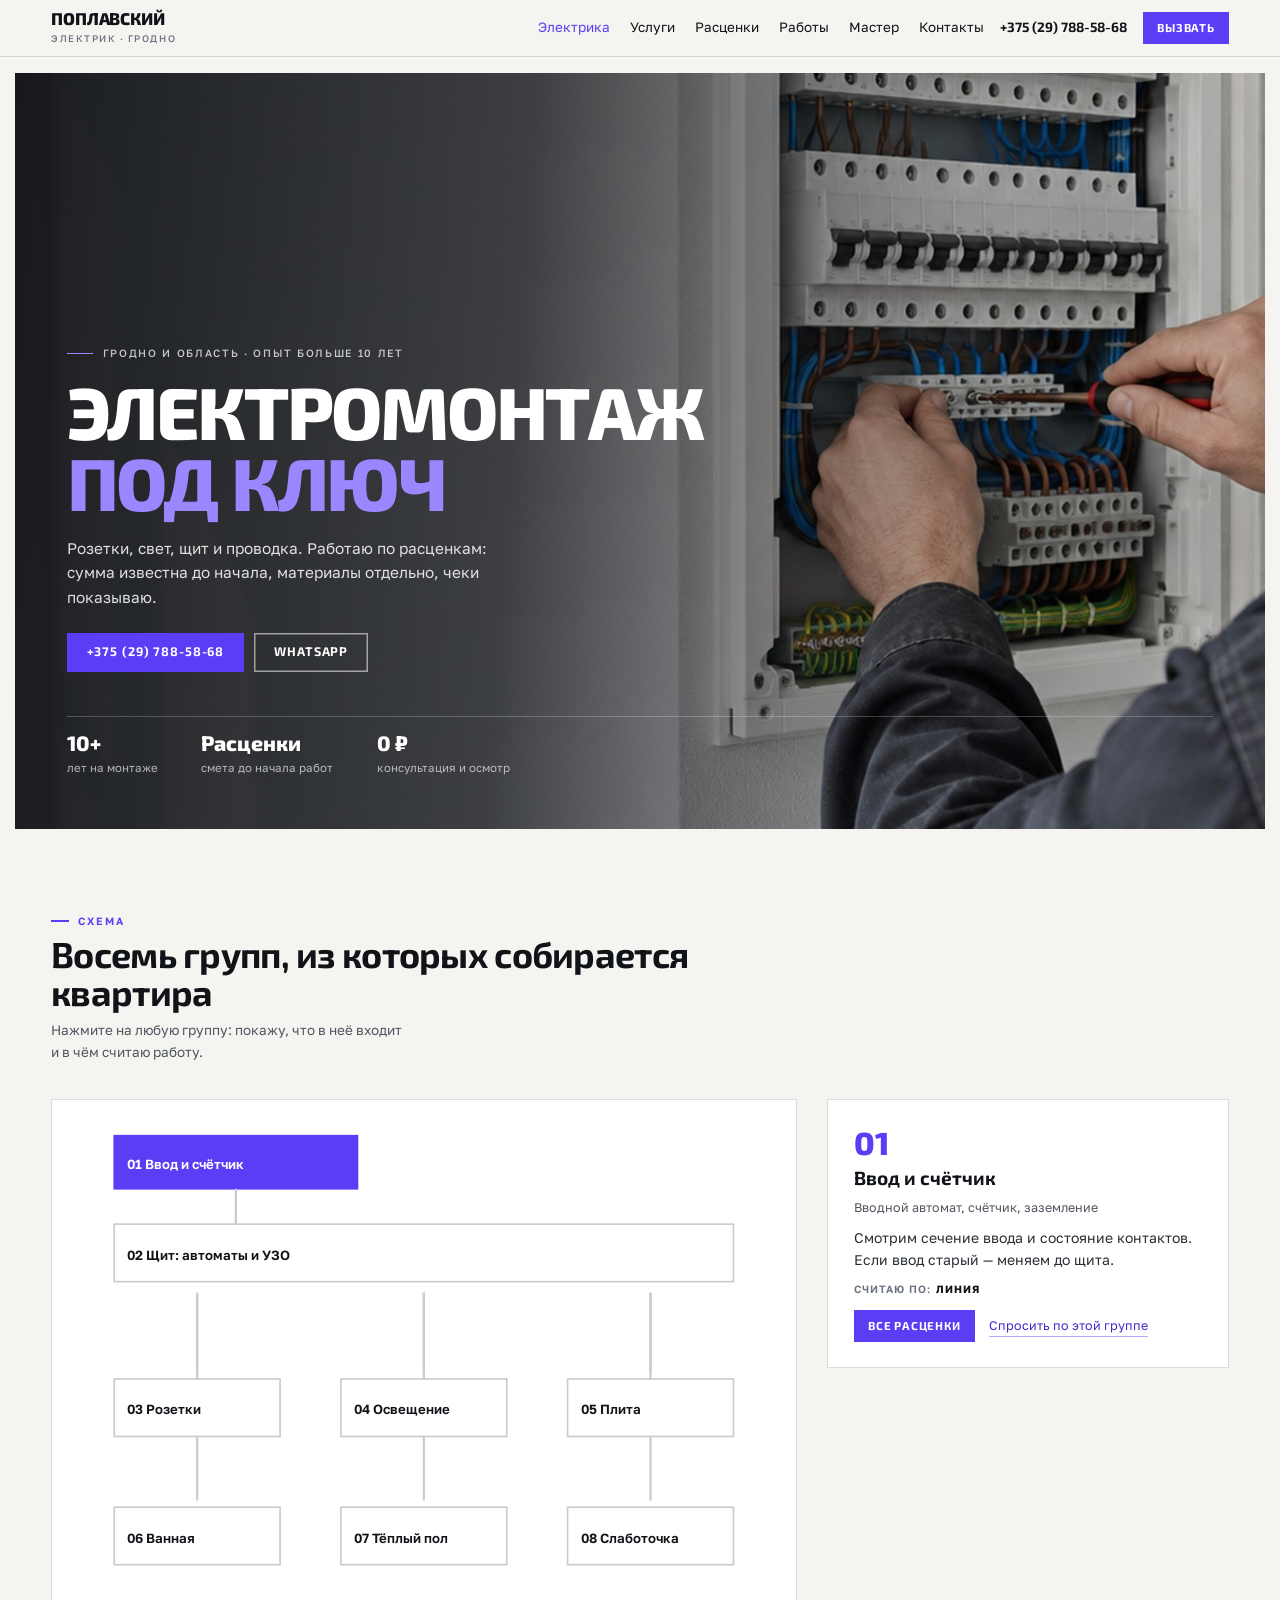
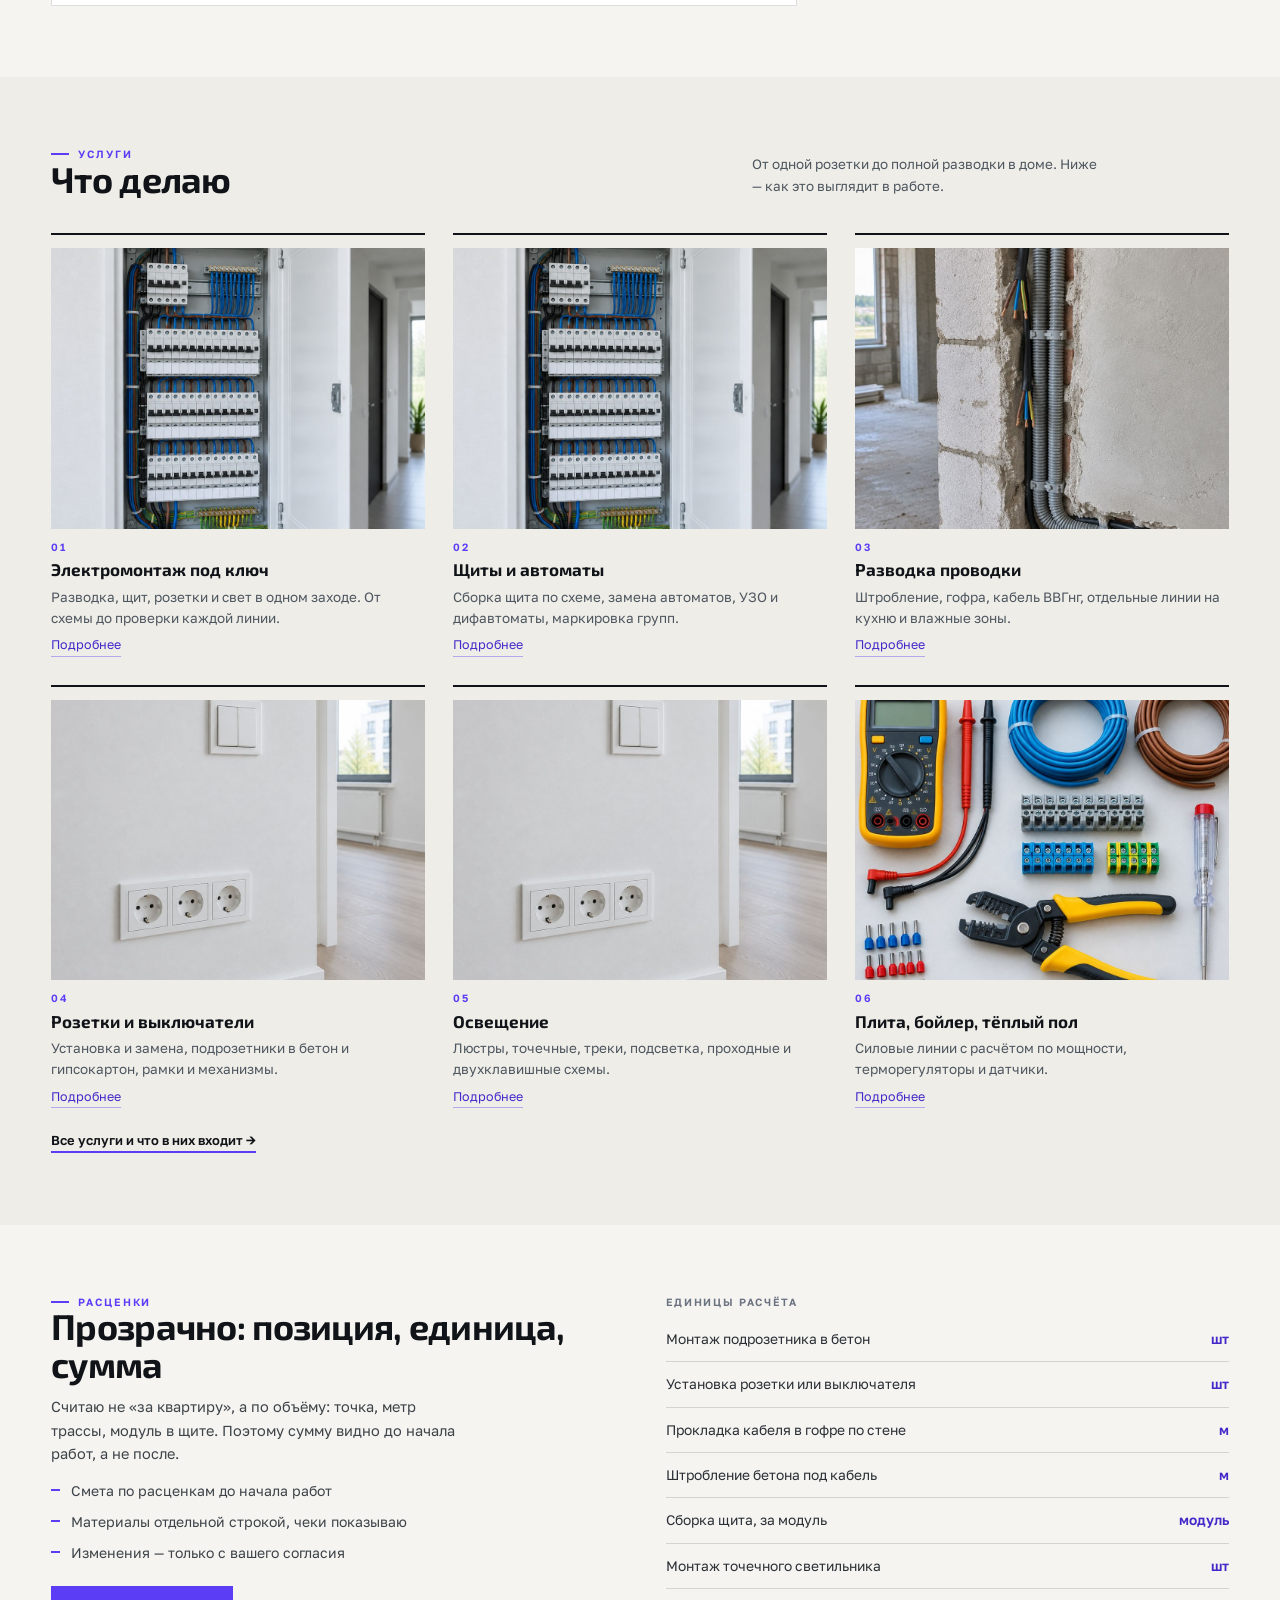
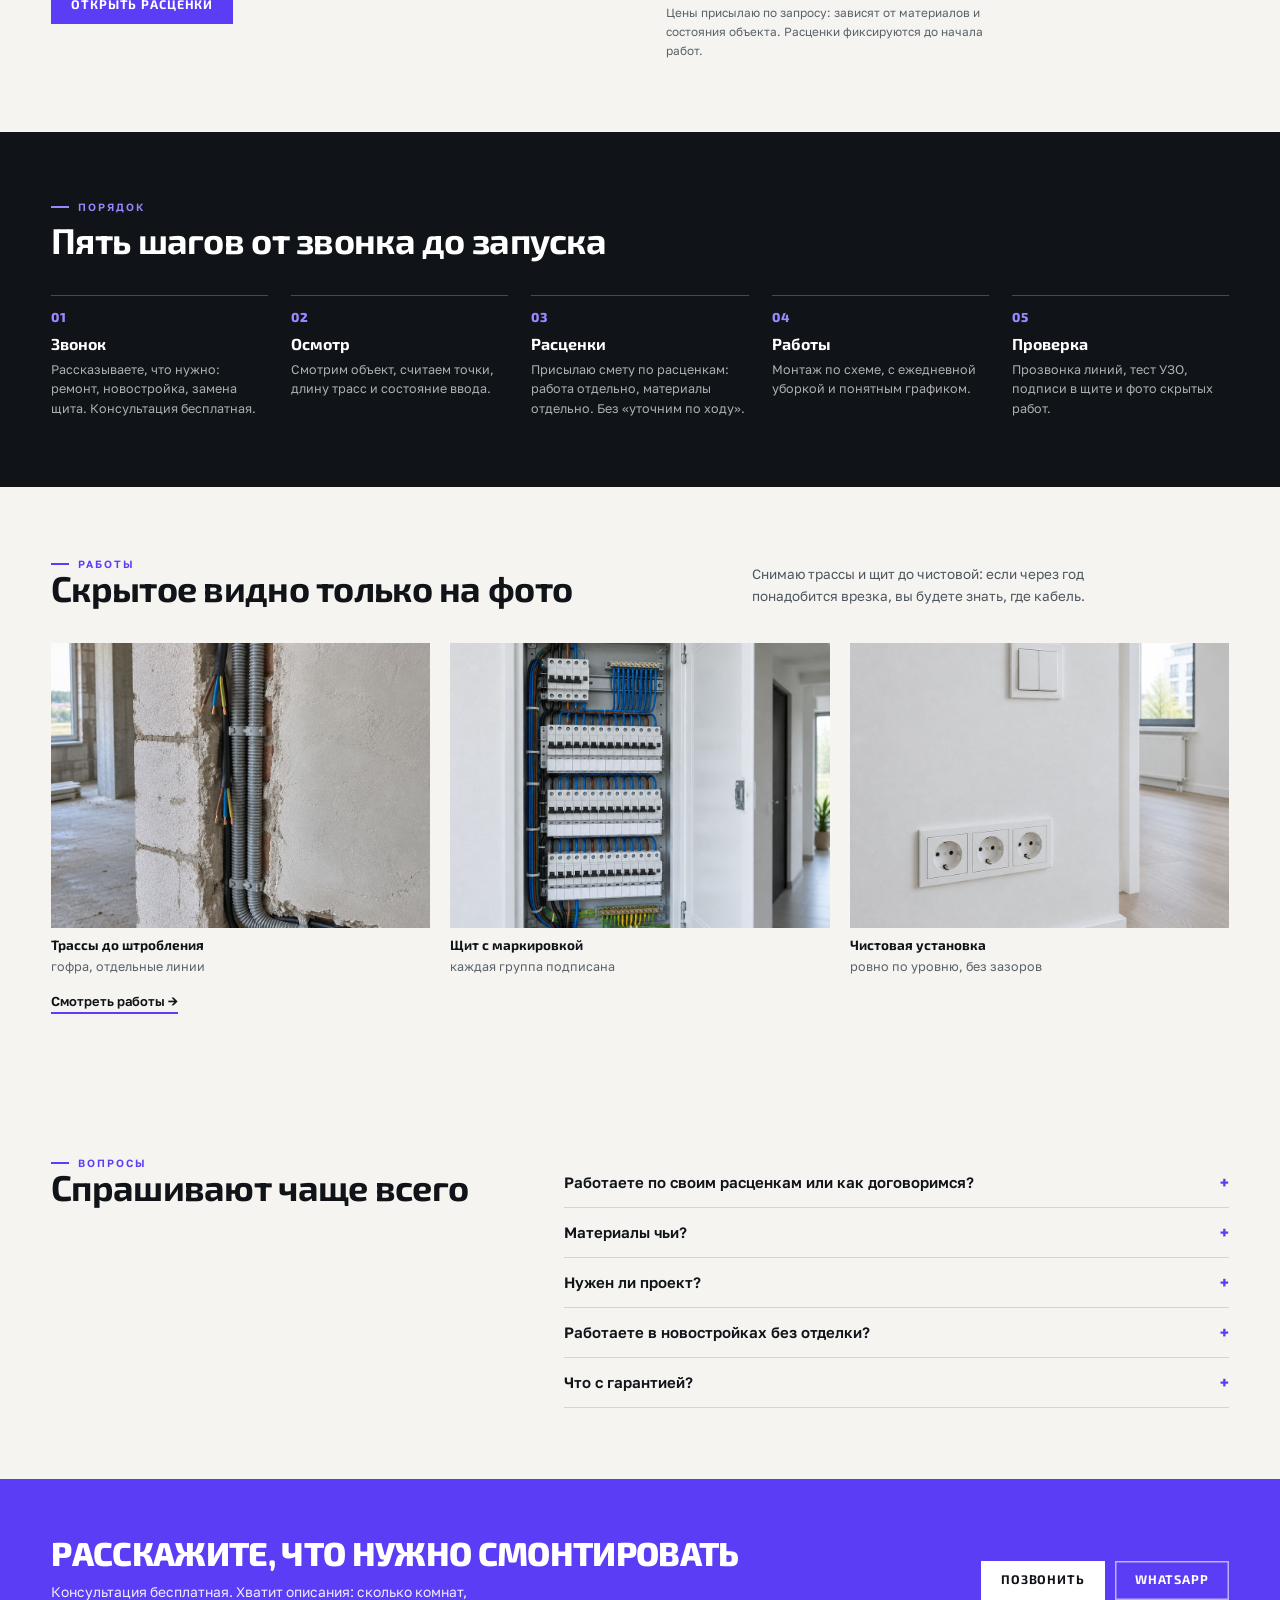
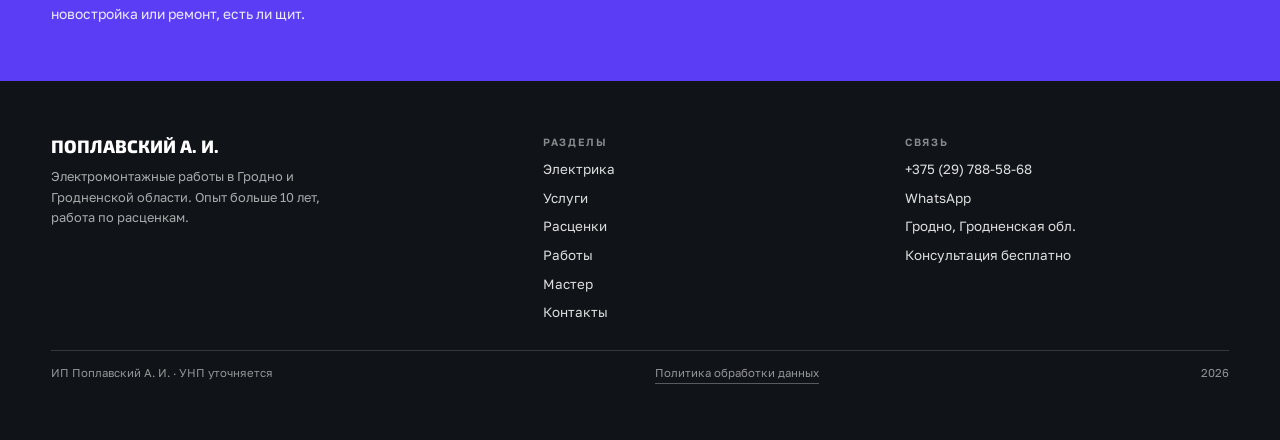
<file: index.html>
<!doctype html><html lang="ru"><head><meta charset="utf-8">
<meta name="viewport" content="width=device-width,initial-scale=1">
<meta name="theme-color" content="#F5F4F1">
<title>Электромонтаж под ключ в Гродно — ИП Поплавский А. И.</title>
<meta name="description" content="Электромонтажные работы в Гродно: разводка, щиты, розетки, свет, тёплый пол. Работа по расценкам, смета до начала. Опыт больше 10 лет.">
<link rel="canonical" href="https://romjjjke.github.io/poplavsky/index.html">
<meta property="og:type" content="website">
<meta property="og:title" content="Электромонтаж под ключ в Гродно — ИП Поплавский А. И.">
<meta property="og:description" content="Электромонтажные работы в Гродно: разводка, щиты, розетки, свет, тёплый пол. Работа по расценкам, смета до начала. Опыт больше 10 лет.">
<meta property="og:image" content="https://romjjjke.github.io/poplavsky/assets/img/hero.jpg">
<link rel="icon" href="favicon.svg" type="image/svg+xml">
<style>[hidden]{display:none!important}
*{box-sizing:border-box}
html{-webkit-text-size-adjust:100%;scroll-behavior:smooth;overflow-x:hidden}
body{margin:0;background:#F5F4F1;color:#101317;font:400 16.5px/1.62 "Golos Text",Arial,sans-serif;-webkit-font-smoothing:antialiased}
img{display:block;max-width:100%;height:auto}
a{color:inherit;text-decoration:none}
h1,h2,h3,p,ul,ol,figure,dl,dd,table,summary{margin:0}
ul,ol{padding:0;list-style:none}
button{font:inherit;cursor:pointer}
.wrap{padding-inline:clamp(16px,4vw,52px);max-width:1440px;margin:0 auto}
.head{position:sticky;top:0;z-index:60;background:#F5F4F1;border-bottom:1px solid rgba(16,19,23,.14)}
.head__in{display:flex;align-items:center;gap:16px;padding:10px clamp(16px,4vw,52px);max-width:1440px;margin:0 auto}
.logo{font:800 17px/1 "Exo 2",Arial,sans-serif;text-transform:uppercase;letter-spacing:-.01em}
.logo i{display:block;font:500 9.5px/1.5 "Golos Text",Arial,sans-serif;letter-spacing:.16em;text-transform:uppercase;color:#6B7280;font-style:normal;margin-top:5px}
.nav{display:flex;gap:20px;margin-left:auto}
.nav a{font:400 13.5px/1 "Golos Text",Arial,sans-serif}
.nav a[aria-current]{color:#5B3DF5}
.head__tel{font:700 13.5px/1 "Exo 2",Arial,sans-serif;white-space:nowrap}
.btn{display:inline-flex;align-items:center;justify-content:center;gap:8px;padding:13px 20px;border:0;background:#5B3DF5;color:#fff;font:700 12.5px/1 "Exo 2",Arial,sans-serif;text-transform:uppercase;letter-spacing:.07em}
.btn--ghost{background:transparent;color:#101317;box-shadow:inset 0 0 0 1.5px rgba(16,19,23,.4)}
.btn--sm{padding:10px 14px;font-size:11.5px}
.burger{display:none;width:42px;height:42px;background:transparent;border:1px solid rgba(16,19,23,.2);align-items:center;justify-content:center;flex-direction:column;gap:4px}
.burger span{display:block;width:18px;height:2px;background:#101317}
@media (max-width:1040px){.nav,.head__tel{display:none}.burger{display:flex;margin-left:auto}}
.is-locked{overflow:hidden}
</style>
<link rel="preconnect" href="https://fonts.googleapis.com">
<link rel="preconnect" href="https://fonts.gstatic.com" crossorigin>
<link href="https://fonts.googleapis.com/css2?family=Exo+2:wght@500;600;700;800&family=Golos+Text:wght@400;500;600;700&display=swap" rel="stylesheet">
<link rel="stylesheet" href="assets/css/style.v1.css">
</head><body><header class="head"><div class="head__in">
  <a class="logo" href="index.html">Поплавский<i>электрик · Гродно</i></a>
  <nav class="nav" aria-label="Разделы"><a href="index.html" aria-current="page">Электрика</a><a href="uslugi.html">Услуги</a><a href="rascenki.html">Расценки</a><a href="raboty.html">Работы</a><a href="o-mastere.html">Мастер</a><a href="kontakty.html">Контакты</a></nav>
  <a class="head__tel" href="tel:+375292078868">+375 (29) 788-58-68</a>
  <a class="btn btn--sm" href="kontakty.html">Вызвать</a>
  <button class="burger" id="burger" type="button" aria-expanded="false" aria-controls="drawer" aria-label="Меню"><span></span><span></span><span></span></button>
</div></header><section class="hero">
  <div class="hero__pic"><img src="assets/img/hero.jpg" alt="Электромонтаж в щите" width="1800" height="972" fetchpriority="high"></div>
  <div class="hero__shade"></div>
  <div class="wrap hero__in">
    <p class="hero__tag"><i></i>Гродно и область · опыт больше 10 лет</p>
    <h1 class="hero__h1">Электромонтаж<br><em>под ключ</em></h1>
    <p class="hero__lead">Розетки, свет, щит и проводка. Работаю по расценкам: сумма известна до начала, материалы отдельно, чеки показываю.</p>
    <div class="hero__act">
      <a class="btn" href="tel:+375292078868">+375 (29) 788-58-68</a>
      <a class="btn btn--ghost" href="https://wa.me/375292078868">WhatsApp</a>
    </div>
    <ul class="hero__facts">
      <li><b>10+</b><span>лет на монтаже</span></li>
      <li><b>Расценки</b><span>смета до начала работ</span></li>
      <li><b>0 ₽</b><span>консультация и осмотр</span></li>
    </ul>
  </div>
</section>
<section class="sec" id="shema">
  <div class="wrap">
    <div class="sech">
      <p class="eyebrow">Схема</p>
      <h2 class="h2">Восемь групп, из которых собирается квартира</h2>
      <p class="sech__n">Нажмите на любую группу: покажу, что в неё входит и в чём считаю работу.</p>
    </div>
    <div class="sch-block">
      <div class="sch__fig"><svg class="sch" viewBox="0 0 640 424" role="img" aria-label="Схема: ввод, щит и группы потребителей"><g class="sch__n sch__n--wide is-on" data-g="input" tabindex="0" role="button" aria-label="01 Ввод и счётчик"><rect x="40" y="16" width="220" height="48"/><text x="52" y="46">01 Ввод и счётчик</text></g><path class="sch__w" d="M 150 64 L 150 96"/><g class="sch__n sch__n--wide" data-g="panel" tabindex="0" role="button" aria-label="02 Щит"><rect x="40" y="96" width="560" height="52"/><text x="52" y="128">02 Щит: автоматы и УЗО</text></g><path class="sch__w" d="M 115 158 L 115 190 L 115 200 L 115 230"/><path class="sch__w" d="M 320 158 L 320 190 L 320 200 L 320 230"/><path class="sch__w" d="M 525 158 L 525 190 L 525 200 L 525 230"/><path class="sch__w" d="M 115 158 L 115 190 L 115 200 L 115 346"/><path class="sch__w" d="M 320 158 L 320 190 L 320 200 L 320 346"/><path class="sch__w" d="M 525 158 L 525 190 L 525 200 L 525 346"/><g class="sch__n" data-g="sockets" tabindex="0" role="button" aria-label="03 Розетки"><rect x="40" y="236" width="150" height="52"/><text x="52" y="268">03 Розетки</text></g><g class="sch__n" data-g="light" tabindex="0" role="button" aria-label="04 Освещение"><rect x="245" y="236" width="150" height="52"/><text x="257" y="268">04 Освещение</text></g><g class="sch__n" data-g="hob" tabindex="0" role="button" aria-label="05 Плита"><rect x="450" y="236" width="150" height="52"/><text x="462" y="268">05 Плита</text></g><g class="sch__n" data-g="wet" tabindex="0" role="button" aria-label="06 Ванная"><rect x="40" y="352" width="150" height="52"/><text x="52" y="384">06 Ванная</text></g><g class="sch__n" data-g="warm" tabindex="0" role="button" aria-label="07 Тёплый пол"><rect x="245" y="352" width="150" height="52"/><text x="257" y="384">07 Тёплый пол</text></g><g class="sch__n" data-g="low" tabindex="0" role="button" aria-label="08 Слаботочка"><rect x="450" y="352" width="150" height="52"/><text x="462" y="384">08 Слаботочка</text></g></svg></div>
      <div class="sch__card" aria-live="polite">
        <p class="sch__num" data-sch-num>01</p>
        <h3 class="sch__t" data-sch-t>Ввод и счётчик</h3>
        <p class="sch__sub" data-sch-sub>Вводной автомат, счётчик, заземление</p>
        <p class="sch__note" data-sch-note>Смотрим сечение ввода и состояние контактов. Если ввод старый — меняем до щита.</p>
        <p class="sch__unit">Считаю по: <b data-sch-unit>линия</b></p>
        <div class="sch__act"><a class="btn btn--sm" href="rascenki.html">Все расценки</a><a class="sch__link" href="https://wa.me/375292078868">Спросить по этой группе</a></div>
      </div>
    </div>
  </div>
</section>

<section class="sec sec--alt">
  <div class="wrap">
    <div class="sech sech--row">
      <div><p class="eyebrow">Услуги</p><h2 class="h2">Что делаю</h2></div>
      <p class="sech__n">От одной розетки до полной разводки в доме. Ниже — как это выглядит в работе.</p>
    </div>
    <div class="svcs"><article class="svc">
  <div class="svc__pic"><img src="assets/img/panel.jpg" alt="Электромонтаж под ключ" loading="lazy" width="1000" height="740"></div>
  <div class="svc__body"><p class="svc__n">01</p><h3 class="svc__t">Электромонтаж под ключ</h3><p class="svc__d">Разводка, щит, розетки и свет в одном заходе. От схемы до проверки каждой линии.</p>
  <a class="svc__more" href="uslugi.html">Подробнее</a></div>
</article><article class="svc">
  <div class="svc__pic"><img src="assets/img/panel.jpg" alt="Щиты и автоматы" loading="lazy" width="1000" height="740"></div>
  <div class="svc__body"><p class="svc__n">02</p><h3 class="svc__t">Щиты и автоматы</h3><p class="svc__d">Сборка щита по схеме, замена автоматов, УЗО и дифавтоматы, маркировка групп.</p>
  <a class="svc__more" href="uslugi.html">Подробнее</a></div>
</article><article class="svc">
  <div class="svc__pic"><img src="assets/img/wire.jpg" alt="Разводка проводки" loading="lazy" width="1000" height="740"></div>
  <div class="svc__body"><p class="svc__n">03</p><h3 class="svc__t">Разводка проводки</h3><p class="svc__d">Штробление, гофра, кабель ВВГнг, отдельные линии на кухню и влажные зоны.</p>
  <a class="svc__more" href="uslugi.html">Подробнее</a></div>
</article><article class="svc">
  <div class="svc__pic"><img src="assets/img/sockets.jpg" alt="Розетки и выключатели" loading="lazy" width="1000" height="740"></div>
  <div class="svc__body"><p class="svc__n">04</p><h3 class="svc__t">Розетки и выключатели</h3><p class="svc__d">Установка и замена, подрозетники в бетон и гипсокартон, рамки и механизмы.</p>
  <a class="svc__more" href="uslugi.html">Подробнее</a></div>
</article><article class="svc">
  <div class="svc__pic"><img src="assets/img/sockets.jpg" alt="Освещение" loading="lazy" width="1000" height="740"></div>
  <div class="svc__body"><p class="svc__n">05</p><h3 class="svc__t">Освещение</h3><p class="svc__d">Люстры, точечные, треки, подсветка, проходные и двухклавишные схемы.</p>
  <a class="svc__more" href="uslugi.html">Подробнее</a></div>
</article><article class="svc">
  <div class="svc__pic"><img src="assets/img/tools.jpg" alt="Плита, бойлер, тёплый пол" loading="lazy" width="1000" height="740"></div>
  <div class="svc__body"><p class="svc__n">06</p><h3 class="svc__t">Плита, бойлер, тёплый пол</h3><p class="svc__d">Силовые линии с расчётом по мощности, терморегуляторы и датчики.</p>
  <a class="svc__more" href="uslugi.html">Подробнее</a></div>
</article></div>
    <a class="svc__all" href="uslugi.html">Все услуги и что в них входит →</a>
  </div>
</section>

<section class="sec" id="rascenki">
  <div class="wrap price__wrap">
    <div class="price__copy">
      <p class="eyebrow">Расценки</p>
      <h2 class="h2">Прозрачно: позиция, единица, сумма</h2>
      <p class="price__p">Считаю не «за квартиру», а по объёму: точка, метр трассы, модуль в щите. Поэтому сумму видно до начала работ, а не после.</p>
      <ul class="ul">
        <li>Смета по расценкам до начала работ</li>
        <li>Материалы отдельной строкой, чеки показываю</li>
        <li>Изменения — только с вашего согласия</li>
      </ul>
      <a class="btn" href="rascenki.html">Открыть расценки</a>
    </div>
    <div class="price__table">
      <table class="tbl"><caption>Единицы расчёта</caption><tbody><tr><td>Монтаж подрозетника в бетон</td><td class="pr">шт</td></tr><tr><td>Установка розетки или выключателя</td><td class="pr">шт</td></tr><tr><td>Прокладка кабеля в гофре по стене</td><td class="pr">м</td></tr><tr><td>Штробление бетона под кабель</td><td class="pr">м</td></tr><tr><td>Сборка щита, за модуль</td><td class="pr">модуль</td></tr><tr><td>Монтаж точечного светильника</td><td class="pr">шт</td></tr></tbody></table>
      <p class="price__fine">Цены присылаю по запросу: зависят от материалов и состояния объекта. Расценки фиксируются до начала работ.</p>
    </div>
  </div>
</section>

<section class="steps">
  <div class="wrap"><div class="sech"><p class="eyebrow">Порядок</p><h2 class="h2">Пять шагов от звонка до запуска</h2></div>
  <ol class="steps__list"><li class="stp"><p class="stp__n">01</p><h3 class="stp__t">Звонок</h3><p class="stp__d">Рассказываете, что нужно: ремонт, новостройка, замена щита. Консультация бесплатная.</p></li><li class="stp"><p class="stp__n">02</p><h3 class="stp__t">Осмотр</h3><p class="stp__d">Смотрим объект, считаем точки, длину трасс и состояние ввода.</p></li><li class="stp"><p class="stp__n">03</p><h3 class="stp__t">Расценки</h3><p class="stp__d">Присылаю смету по расценкам: работа отдельно, материалы отдельно. Без «уточним по ходу».</p></li><li class="stp"><p class="stp__n">04</p><h3 class="stp__t">Работы</h3><p class="stp__d">Монтаж по схеме, с ежедневной уборкой и понятным графиком.</p></li><li class="stp"><p class="stp__n">05</p><h3 class="stp__t">Проверка</h3><p class="stp__d">Прозвонка линий, тест УЗО, подписи в щите и фото скрытых работ.</p></li></ol></div>
</section>

<section class="sec sec--shots">
  <div class="wrap"><div class="sech sech--row"><div><p class="eyebrow">Работы</p><h2 class="h2">Скрытое видно только на фото</h2></div>
  <p class="sech__n">Снимаю трассы и щит до чистовой: если через год понадобится врезка, вы будете знать, где кабель.</p></div>
  <div class="shots">
    <figure class="shot"><img src="assets/img/wire.jpg" alt="Разводка кабеля в гофре" loading="lazy" width="1000" height="740"><figcaption><b>Трассы до штробления</b><span>гофра, отдельные линии</span></figcaption></figure>
    <figure class="shot"><img src="assets/img/panel.jpg" alt="Собранный щит" loading="lazy" width="1000" height="740"><figcaption><b>Щит с маркировкой</b><span>каждая группа подписана</span></figcaption></figure>
    <figure class="shot"><img src="assets/img/sockets.jpg" alt="Розетки и выключатели" loading="lazy" width="1000" height="740"><figcaption><b>Чистовая установка</b><span>ровно по уровню, без зазоров</span></figcaption></figure>
  </div>
  <a class="shots__more" href="raboty.html">Смотреть работы →</a></div>
</section>

<section class="sec">
  <div class="wrap faq__grid">
    <div><p class="eyebrow">Вопросы</p><h2 class="h2">Спрашивают чаще всего</h2></div>
    <div><details class="qa"><summary>Работаете по своим расценкам или как договоримся?</summary><p>По расценкам. Считаю объём в точках, метрах и модулях, до начала работ называю сумму и её не меняю без вашего согласия.</p></details><details class="qa"><summary>Материалы чьи?</summary><p>Можно ваши, можно мои. Если беру я — показываю чеки и не накручиваю на кабель и автоматы.</p></details><details class="qa"><summary>Нужен ли проект?</summary><p>Для квартиры хватает схемы, которую составляем на осмотре. Для дома с вводом и большими нагрузками нужен расчёт по мощности.</p></details><details class="qa"><summary>Работаете в новостройках без отделки?</summary><p>Да, это самый частый случай: разводка по бетону, штробление, щит, подрозетники под будущую чистовую.</p></details><details class="qa"><summary>Что с гарантией?</summary><p>На свои работы даю гарантию. Срок фиксируем в смете, чтобы не было «а мы такое не обещали».</p></details></div>
  </div>
</section>

<section class="cta">
  <div class="wrap cta__in">
    <div><h2 class="cta__h">Расскажите, что нужно смонтировать</h2>
    <p class="cta__p">Консультация бесплатная. Хватит описания: сколько комнат, новостройка или ремонт, есть ли щит.</p></div>
    <div class="cta__act"><a class="btn" href="tel:+375292078868">Позвонить</a><a class="btn btn--ghost" href="https://wa.me/375292078868">WhatsApp</a></div>
  </div>
</section><footer class="foot"><div class="wrap">
  <div class="foot__grid">
    <div>
      <p class="foot__brand">Поплавский А. И.</p>
      <p class="foot__note">Электромонтажные работы в Гродно и Гродненской области. Опыт больше 10 лет, работа по расценкам.</p>
    </div>
    <div>
      <p class="foot__label">Разделы</p>
      <ul class="foot__list"><li><a href="index.html">Электрика</a></li><li><a href="uslugi.html">Услуги</a></li><li><a href="rascenki.html">Расценки</a></li><li><a href="raboty.html">Работы</a></li><li><a href="o-mastere.html">Мастер</a></li><li><a href="kontakty.html">Контакты</a></li></ul>
    </div>
    <div>
      <p class="foot__label">Связь</p>
      <ul class="foot__list">
        <li><a href="tel:+375292078868">+375 (29) 788-58-68</a></li>
        <li><a href="https://wa.me/375292078868">WhatsApp</a></li>
        <li>Гродно, Гродненская обл.</li>
        <li>Консультация бесплатно</li>
      </ul>
    </div>
  </div>
  <div class="foot__bottom"><span>ИП Поплавский А. И. · УНП уточняется</span><a href="politika.html">Политика обработки данных</a><span id="year"></span></div>
</div></footer>
<div class="mobar"><a class="mobar__call" href="tel:+375292078868">Позвонить</a><a class="mobar__wa" href="https://wa.me/375292078868">WhatsApp</a></div><div class="drawer" id="drawer" hidden>
  <div class="drawer__inner">
    <button class="drawer__close" id="drawer-close" type="button" aria-label="Закрыть меню">×</button>
    <p class="drawer__label">Разделы</p>
    <nav class="drawer__nav"><a href="index.html">Электрика</a><a href="uslugi.html">Услуги</a><a href="rascenki.html">Расценки</a><a href="raboty.html">Работы</a><a href="o-mastere.html">Мастер</a><a href="kontakty.html">Контакты</a></nav>
    <a class="btn" href="tel:+375292078868">+375 (29) 788-58-68</a>
    <a class="btn btn--ghost" href="https://wa.me/375292078868">Написать в WhatsApp</a>
    <p class="drawer__foot"><a href="politika.html">Политика обработки данных</a></p>
  </div>
</div><script>window.__GROUP_DATA__=[{"id": "input", "name": "Ввод и счётчик", "sub": "Вводной автомат, счётчик, заземление", "note": "Смотрим сечение ввода и состояние контактов. Если ввод старый — меняем до щита.", "unit": "линия"}, {"id": "panel", "name": "Щит", "sub": "Групповые автоматы, УЗО, дифавтоматы", "note": "Собираем по схеме и подписываем каждую линию: при аварии сразу видно, что отключилось.", "unit": "модуль"}, {"id": "sockets", "name": "Розеточные группы", "sub": "Кабель 3×2,5, подрозетники, розетки", "note": "Одна группа на 4–6 точек. Кухня и стиральная машина — отдельными линиями.", "unit": "точка"}, {"id": "light", "name": "Освещение", "sub": "Кабель 3×1,5, выключатели, светильники", "note": "Отдельная линия на свет. Проходные и двухклавишные схемы собираем без лишних жил.", "unit": "точка"}, {"id": "hob", "name": "Плита и духовка", "sub": "Кабель 3×6, силовая розетка", "note": "Отдельный автомат и расчёт по мощности. Не сажаем плиту на общую группу.", "unit": "линия"}, {"id": "wet", "name": "Ванная и улица", "sub": "УЗО 10 мА, IP-розетки, уравнивание потенциалов", "note": "Влажные зоны защищаем отдельно: без этого нельзя ни по нормам, ни по-человечески.", "unit": "группа"}, {"id": "warm", "name": "Тёплый пол", "sub": "Кабель, терморегулятор, датчик", "note": "Считаем по площади и укладываем с шагом под конкретное покрытие.", "unit": "м²"}, {"id": "low", "name": "Слаботочка", "sub": "Интернет, ТВ, домофон, видеонаблюдение", "note": "Отдельные трассы в своей гофре: 220 и слаботочка не идут рядом.", "unit": "линия"}];</script><script src="assets/js/main.v1.js" defer></script></body></html>
</file>
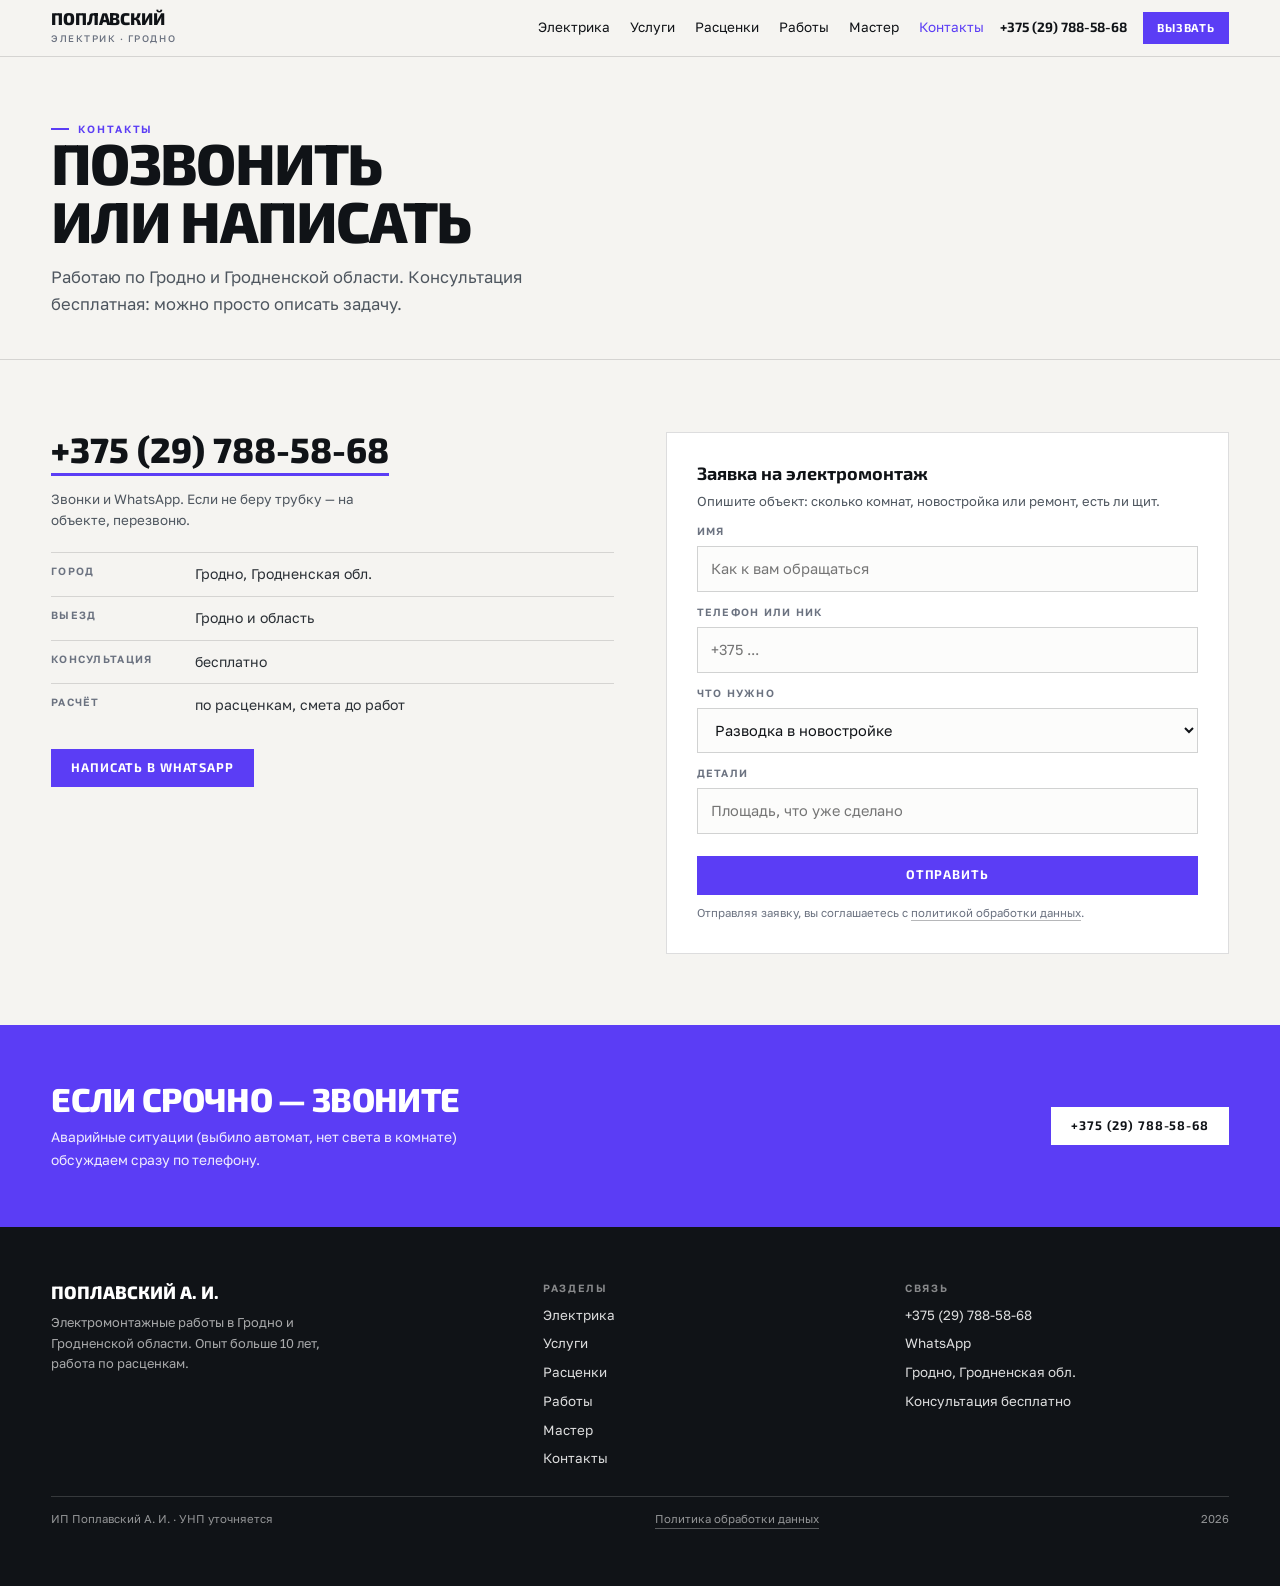
<file: kontakty.html>
<!doctype html><html lang="ru"><head><meta charset="utf-8">
<meta name="viewport" content="width=device-width,initial-scale=1">
<meta name="theme-color" content="#F5F4F1">
<title>Контакты — электрик в Гродно, +375 (29) 788-58-68</title>
<meta name="description" content="Телефон и WhatsApp электрика в Гродно. Выезд по Гродно и Гродненской области, консультация бесплатно.">
<link rel="canonical" href="https://romjjjke.github.io/poplavsky/kontakty.html">
<meta property="og:type" content="website">
<meta property="og:title" content="Контакты — электрик в Гродно, +375 (29) 788-58-68">
<meta property="og:description" content="Телефон и WhatsApp электрика в Гродно. Выезд по Гродно и Гродненской области, консультация бесплатно.">
<meta property="og:image" content="https://romjjjke.github.io/poplavsky/assets/img/hero.jpg">
<link rel="icon" href="favicon.svg" type="image/svg+xml">
<style>[hidden]{display:none!important}
*{box-sizing:border-box}
html{-webkit-text-size-adjust:100%;scroll-behavior:smooth;overflow-x:hidden}
body{margin:0;background:#F5F4F1;color:#101317;font:400 16.5px/1.62 "Golos Text",Arial,sans-serif;-webkit-font-smoothing:antialiased}
img{display:block;max-width:100%;height:auto}
a{color:inherit;text-decoration:none}
h1,h2,h3,p,ul,ol,figure,dl,dd,table,summary{margin:0}
ul,ol{padding:0;list-style:none}
button{font:inherit;cursor:pointer}
.wrap{padding-inline:clamp(16px,4vw,52px);max-width:1440px;margin:0 auto}
.head{position:sticky;top:0;z-index:60;background:#F5F4F1;border-bottom:1px solid rgba(16,19,23,.14)}
.head__in{display:flex;align-items:center;gap:16px;padding:10px clamp(16px,4vw,52px);max-width:1440px;margin:0 auto}
.logo{font:800 17px/1 "Exo 2",Arial,sans-serif;text-transform:uppercase;letter-spacing:-.01em}
.logo i{display:block;font:500 9.5px/1.5 "Golos Text",Arial,sans-serif;letter-spacing:.16em;text-transform:uppercase;color:#6B7280;font-style:normal;margin-top:5px}
.nav{display:flex;gap:20px;margin-left:auto}
.nav a{font:400 13.5px/1 "Golos Text",Arial,sans-serif}
.nav a[aria-current]{color:#5B3DF5}
.head__tel{font:700 13.5px/1 "Exo 2",Arial,sans-serif;white-space:nowrap}
.btn{display:inline-flex;align-items:center;justify-content:center;gap:8px;padding:13px 20px;border:0;background:#5B3DF5;color:#fff;font:700 12.5px/1 "Exo 2",Arial,sans-serif;text-transform:uppercase;letter-spacing:.07em}
.btn--ghost{background:transparent;color:#101317;box-shadow:inset 0 0 0 1.5px rgba(16,19,23,.4)}
.btn--sm{padding:10px 14px;font-size:11.5px}
.burger{display:none;width:42px;height:42px;background:transparent;border:1px solid rgba(16,19,23,.2);align-items:center;justify-content:center;flex-direction:column;gap:4px}
.burger span{display:block;width:18px;height:2px;background:#101317}
@media (max-width:1040px){.nav,.head__tel{display:none}.burger{display:flex;margin-left:auto}}
.is-locked{overflow:hidden}
</style>
<link rel="preconnect" href="https://fonts.googleapis.com">
<link rel="preconnect" href="https://fonts.gstatic.com" crossorigin>
<link href="https://fonts.googleapis.com/css2?family=Exo+2:wght@500;600;700;800&family=Golos+Text:wght@400;500;600;700&display=swap" rel="stylesheet">
<link rel="stylesheet" href="assets/css/style.v1.css">
</head><body><header class="head"><div class="head__in">
  <a class="logo" href="index.html">Поплавский<i>электрик · Гродно</i></a>
  <nav class="nav" aria-label="Разделы"><a href="index.html">Электрика</a><a href="uslugi.html">Услуги</a><a href="rascenki.html">Расценки</a><a href="raboty.html">Работы</a><a href="o-mastere.html">Мастер</a><a href="kontakty.html" aria-current="page">Контакты</a></nav>
  <a class="head__tel" href="tel:+375292078868">+375 (29) 788-58-68</a>
  <a class="btn btn--sm" href="kontakty.html">Вызвать</a>
  <button class="burger" id="burger" type="button" aria-expanded="false" aria-controls="drawer" aria-label="Меню"><span></span><span></span><span></span></button>
</div></header><section class="phead"><div class="wrap"><p class="eyebrow">Контакты</p><h1 class="h1">Позвонить<br>или написать</h1><p class="phead__lead">Работаю по Гродно и Гродненской области. Консультация бесплатная: можно просто описать задачу.</p></div></section>
<section class="sec"><div class="wrap contact">
  <div class="contact__side">
    <a class="contact__tel" href="tel:+375292078868">+375 (29) 788-58-68</a>
    <p class="contact__note">Звонки и WhatsApp. Если не беру трубку — на объекте, перезвоню.</p>
    <dl class="defs">
      <div><dt>Город</dt><dd>Гродно, Гродненская обл.</dd></div>
      <div><dt>Выезд</dt><dd>Гродно и область</dd></div>
      <div><dt>Консультация</dt><dd>бесплатно</dd></div>
      <div><dt>Расчёт</dt><dd>по расценкам, смета до работ</dd></div>
    </dl>
    <a class="btn" href="https://wa.me/375292078868">Написать в WhatsApp</a>
  </div>
  <form class="form" id="lead">
    <p class="form__t">Заявка на электромонтаж</p>
    <p class="form__n">Опишите объект: сколько комнат, новостройка или ремонт, есть ли щит.</p>
    <div class="form__row"><label for="f-name">Имя</label><input id="f-name" name="name" type="text" autocomplete="name" placeholder="Как к вам обращаться"></div>
    <div class="form__row"><label for="f-contact">Телефон или ник</label><input id="f-contact" name="contact" type="text" autocomplete="tel" placeholder="+375 ..."></div>
    <div class="form__row"><label for="f-what">Что нужно</label><select id="f-what" name="what">
      <option>Разводка в новостройке</option><option>Ремонт электрики</option><option>Сборка или замена щита</option>
      <option>Розетки и свет</option><option>Поиск неисправности</option><option>Другое</option></select></div>
    <div class="form__row"><label for="f-note">Детали</label><input id="f-note" name="note" type="text" placeholder="Площадь, что уже сделано"></div>
    <button class="btn form__btn" type="submit">Отправить</button>
    <p class="form__fine">Отправляя заявку, вы соглашаетесь с <a href="politika.html">политикой обработки данных</a>.</p>
    <div class="form__ok" id="form-ok" role="status"></div>
  </form>
</div></section>
<section class="cta"><div class="wrap cta__in"><div><h2 class="cta__h">Если срочно — звоните</h2>
<p class="cta__p">Аварийные ситуации (выбило автомат, нет света в комнате) обсуждаем сразу по телефону.</p></div>
<div class="cta__act"><a class="btn" href="tel:+375292078868">+375 (29) 788-58-68</a></div></div></section><footer class="foot"><div class="wrap">
  <div class="foot__grid">
    <div>
      <p class="foot__brand">Поплавский А. И.</p>
      <p class="foot__note">Электромонтажные работы в Гродно и Гродненской области. Опыт больше 10 лет, работа по расценкам.</p>
    </div>
    <div>
      <p class="foot__label">Разделы</p>
      <ul class="foot__list"><li><a href="index.html">Электрика</a></li><li><a href="uslugi.html">Услуги</a></li><li><a href="rascenki.html">Расценки</a></li><li><a href="raboty.html">Работы</a></li><li><a href="o-mastere.html">Мастер</a></li><li><a href="kontakty.html">Контакты</a></li></ul>
    </div>
    <div>
      <p class="foot__label">Связь</p>
      <ul class="foot__list">
        <li><a href="tel:+375292078868">+375 (29) 788-58-68</a></li>
        <li><a href="https://wa.me/375292078868">WhatsApp</a></li>
        <li>Гродно, Гродненская обл.</li>
        <li>Консультация бесплатно</li>
      </ul>
    </div>
  </div>
  <div class="foot__bottom"><span>ИП Поплавский А. И. · УНП уточняется</span><a href="politika.html">Политика обработки данных</a><span id="year"></span></div>
</div></footer>
<div class="mobar"><a class="mobar__call" href="tel:+375292078868">Позвонить</a><a class="mobar__wa" href="https://wa.me/375292078868">WhatsApp</a></div><div class="drawer" id="drawer" hidden>
  <div class="drawer__inner">
    <button class="drawer__close" id="drawer-close" type="button" aria-label="Закрыть меню">×</button>
    <p class="drawer__label">Разделы</p>
    <nav class="drawer__nav"><a href="index.html">Электрика</a><a href="uslugi.html">Услуги</a><a href="rascenki.html">Расценки</a><a href="raboty.html">Работы</a><a href="o-mastere.html">Мастер</a><a href="kontakty.html">Контакты</a></nav>
    <a class="btn" href="tel:+375292078868">+375 (29) 788-58-68</a>
    <a class="btn btn--ghost" href="https://wa.me/375292078868">Написать в WhatsApp</a>
    <p class="drawer__foot"><a href="politika.html">Политика обработки данных</a></p>
  </div>
</div><script>window.__GROUP_DATA__=[{"id": "input", "name": "Ввод и счётчик", "sub": "Вводной автомат, счётчик, заземление", "note": "Смотрим сечение ввода и состояние контактов. Если ввод старый — меняем до щита.", "unit": "линия"}, {"id": "panel", "name": "Щит", "sub": "Групповые автоматы, УЗО, дифавтоматы", "note": "Собираем по схеме и подписываем каждую линию: при аварии сразу видно, что отключилось.", "unit": "модуль"}, {"id": "sockets", "name": "Розеточные группы", "sub": "Кабель 3×2,5, подрозетники, розетки", "note": "Одна группа на 4–6 точек. Кухня и стиральная машина — отдельными линиями.", "unit": "точка"}, {"id": "light", "name": "Освещение", "sub": "Кабель 3×1,5, выключатели, светильники", "note": "Отдельная линия на свет. Проходные и двухклавишные схемы собираем без лишних жил.", "unit": "точка"}, {"id": "hob", "name": "Плита и духовка", "sub": "Кабель 3×6, силовая розетка", "note": "Отдельный автомат и расчёт по мощности. Не сажаем плиту на общую группу.", "unit": "линия"}, {"id": "wet", "name": "Ванная и улица", "sub": "УЗО 10 мА, IP-розетки, уравнивание потенциалов", "note": "Влажные зоны защищаем отдельно: без этого нельзя ни по нормам, ни по-человечески.", "unit": "группа"}, {"id": "warm", "name": "Тёплый пол", "sub": "Кабель, терморегулятор, датчик", "note": "Считаем по площади и укладываем с шагом под конкретное покрытие.", "unit": "м²"}, {"id": "low", "name": "Слаботочка", "sub": "Интернет, ТВ, домофон, видеонаблюдение", "note": "Отдельные трассы в своей гофре: 220 и слаботочка не идут рядом.", "unit": "линия"}];</script><script src="assets/js/main.v1.js" defer></script></body></html>
</file>
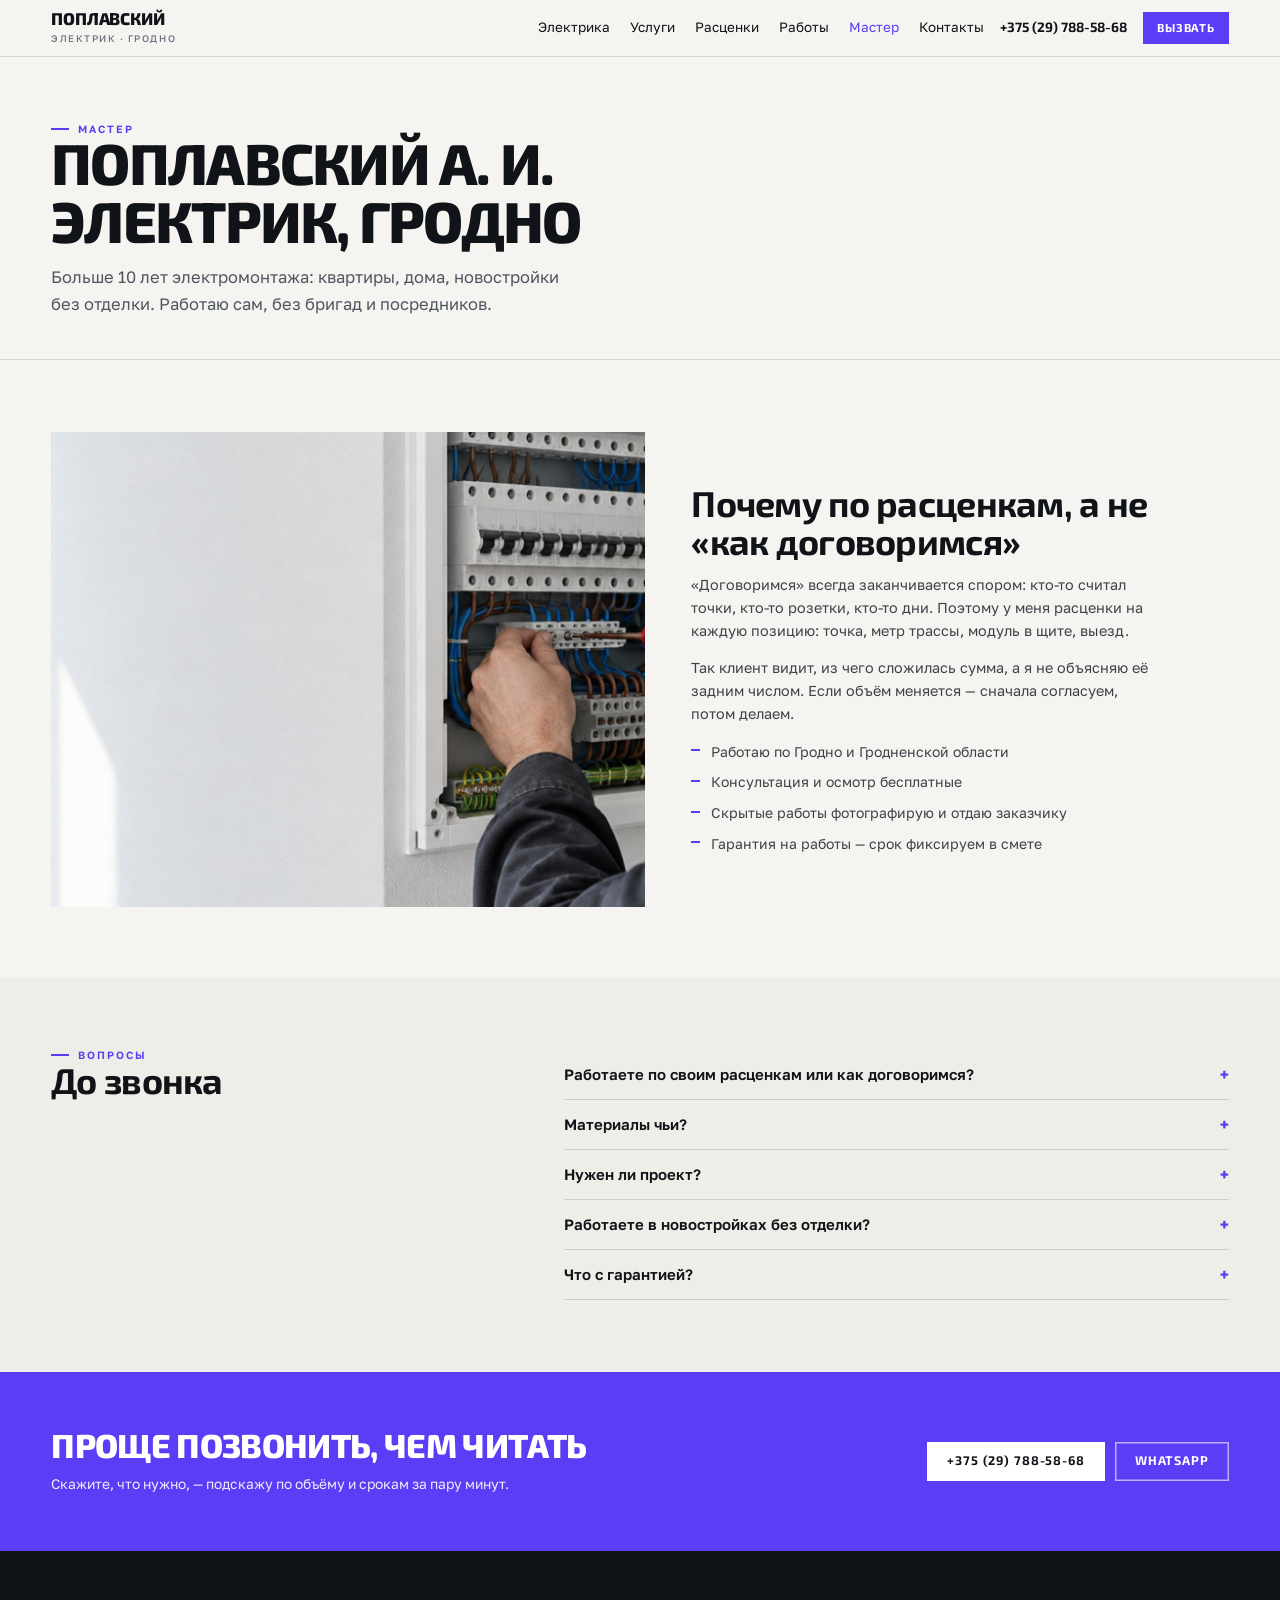
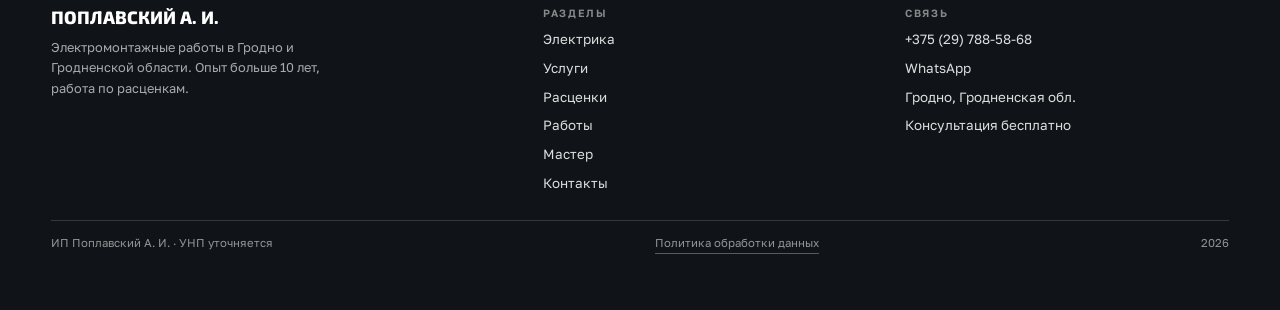
<file: o-mastere.html>
<!doctype html><html lang="ru"><head><meta charset="utf-8">
<meta name="viewport" content="width=device-width,initial-scale=1">
<meta name="theme-color" content="#F5F4F1">
<title>ИП Поплавский А. И. — электрик в Гродно, опыт больше 10 лет</title>
<meta name="description" content="Электрик Поплавский А. И.: больше 10 лет электромонтажа в Гродно и области. Работа по расценкам, скрытые работы на фото, гарантия на работы.">
<link rel="canonical" href="https://romjjjke.github.io/poplavsky/o-mastere.html">
<meta property="og:type" content="website">
<meta property="og:title" content="ИП Поплавский А. И. — электрик в Гродно, опыт больше 10 лет">
<meta property="og:description" content="Электрик Поплавский А. И.: больше 10 лет электромонтажа в Гродно и области. Работа по расценкам, скрытые работы на фото, гарантия на работы.">
<meta property="og:image" content="https://romjjjke.github.io/poplavsky/assets/img/hero.jpg">
<link rel="icon" href="favicon.svg" type="image/svg+xml">
<style>[hidden]{display:none!important}
*{box-sizing:border-box}
html{-webkit-text-size-adjust:100%;scroll-behavior:smooth;overflow-x:hidden}
body{margin:0;background:#F5F4F1;color:#101317;font:400 16.5px/1.62 "Golos Text",Arial,sans-serif;-webkit-font-smoothing:antialiased}
img{display:block;max-width:100%;height:auto}
a{color:inherit;text-decoration:none}
h1,h2,h3,p,ul,ol,figure,dl,dd,table,summary{margin:0}
ul,ol{padding:0;list-style:none}
button{font:inherit;cursor:pointer}
.wrap{padding-inline:clamp(16px,4vw,52px);max-width:1440px;margin:0 auto}
.head{position:sticky;top:0;z-index:60;background:#F5F4F1;border-bottom:1px solid rgba(16,19,23,.14)}
.head__in{display:flex;align-items:center;gap:16px;padding:10px clamp(16px,4vw,52px);max-width:1440px;margin:0 auto}
.logo{font:800 17px/1 "Exo 2",Arial,sans-serif;text-transform:uppercase;letter-spacing:-.01em}
.logo i{display:block;font:500 9.5px/1.5 "Golos Text",Arial,sans-serif;letter-spacing:.16em;text-transform:uppercase;color:#6B7280;font-style:normal;margin-top:5px}
.nav{display:flex;gap:20px;margin-left:auto}
.nav a{font:400 13.5px/1 "Golos Text",Arial,sans-serif}
.nav a[aria-current]{color:#5B3DF5}
.head__tel{font:700 13.5px/1 "Exo 2",Arial,sans-serif;white-space:nowrap}
.btn{display:inline-flex;align-items:center;justify-content:center;gap:8px;padding:13px 20px;border:0;background:#5B3DF5;color:#fff;font:700 12.5px/1 "Exo 2",Arial,sans-serif;text-transform:uppercase;letter-spacing:.07em}
.btn--ghost{background:transparent;color:#101317;box-shadow:inset 0 0 0 1.5px rgba(16,19,23,.4)}
.btn--sm{padding:10px 14px;font-size:11.5px}
.burger{display:none;width:42px;height:42px;background:transparent;border:1px solid rgba(16,19,23,.2);align-items:center;justify-content:center;flex-direction:column;gap:4px}
.burger span{display:block;width:18px;height:2px;background:#101317}
@media (max-width:1040px){.nav,.head__tel{display:none}.burger{display:flex;margin-left:auto}}
.is-locked{overflow:hidden}
</style>
<link rel="preconnect" href="https://fonts.googleapis.com">
<link rel="preconnect" href="https://fonts.gstatic.com" crossorigin>
<link href="https://fonts.googleapis.com/css2?family=Exo+2:wght@500;600;700;800&family=Golos+Text:wght@400;500;600;700&display=swap" rel="stylesheet">
<link rel="stylesheet" href="assets/css/style.v1.css">
</head><body><header class="head"><div class="head__in">
  <a class="logo" href="index.html">Поплавский<i>электрик · Гродно</i></a>
  <nav class="nav" aria-label="Разделы"><a href="index.html">Электрика</a><a href="uslugi.html">Услуги</a><a href="rascenki.html">Расценки</a><a href="raboty.html">Работы</a><a href="o-mastere.html" aria-current="page">Мастер</a><a href="kontakty.html">Контакты</a></nav>
  <a class="head__tel" href="tel:+375292078868">+375 (29) 788-58-68</a>
  <a class="btn btn--sm" href="kontakty.html">Вызвать</a>
  <button class="burger" id="burger" type="button" aria-expanded="false" aria-controls="drawer" aria-label="Меню"><span></span><span></span><span></span></button>
</div></header><section class="phead"><div class="wrap"><p class="eyebrow">Мастер</p><h1 class="h1">Поплавский А. И.<br>электрик, Гродно</h1><p class="phead__lead">Больше 10 лет электромонтажа: квартиры, дома, новостройки без отделки. Работаю сам, без бригад и посредников.</p></div></section>
<section class="sec"><div class="wrap duo duo--wide">
  <figure class="duo__fig"><img src="assets/img/hero.jpg" alt="Электрик за работой" loading="lazy" width="1800" height="972"></figure>
  <div><h2 class="h2">Почему по расценкам, а не «как договоримся»</h2>
  <p class="duo__p">«Договоримся» всегда заканчивается спором: кто-то считал точки, кто-то розетки, кто-то дни. Поэтому у меня расценки на каждую позицию: точка, метр трассы, модуль в щите, выезд.</p>
  <p class="duo__p">Так клиент видит, из чего сложилась сумма, а я не объясняю её задним числом. Если объём меняется — сначала согласуем, потом делаем.</p>
  <ul class="ul">
    <li>Работаю по Гродно и Гродненской области</li>
    <li>Консультация и осмотр бесплатные</li>
    <li>Скрытые работы фотографирую и отдаю заказчику</li>
    <li>Гарантия на работы — срок фиксируем в смете</li>
  </ul></div>
</div></section>
<section class="sec sec--alt"><div class="wrap faq__grid">
  <div><p class="eyebrow">Вопросы</p><h2 class="h2">До звонка</h2></div><div><details class="qa"><summary>Работаете по своим расценкам или как договоримся?</summary><p>По расценкам. Считаю объём в точках, метрах и модулях, до начала работ называю сумму и её не меняю без вашего согласия.</p></details><details class="qa"><summary>Материалы чьи?</summary><p>Можно ваши, можно мои. Если беру я — показываю чеки и не накручиваю на кабель и автоматы.</p></details><details class="qa"><summary>Нужен ли проект?</summary><p>Для квартиры хватает схемы, которую составляем на осмотре. Для дома с вводом и большими нагрузками нужен расчёт по мощности.</p></details><details class="qa"><summary>Работаете в новостройках без отделки?</summary><p>Да, это самый частый случай: разводка по бетону, штробление, щит, подрозетники под будущую чистовую.</p></details><details class="qa"><summary>Что с гарантией?</summary><p>На свои работы даю гарантию. Срок фиксируем в смете, чтобы не было «а мы такое не обещали».</p></details></div>
</div></section>
<section class="cta"><div class="wrap cta__in"><div><h2 class="cta__h">Проще позвонить, чем читать</h2>
<p class="cta__p">Скажите, что нужно, — подскажу по объёму и срокам за пару минут.</p></div>
<div class="cta__act"><a class="btn" href="tel:+375292078868">+375 (29) 788-58-68</a><a class="btn btn--ghost" href="https://wa.me/375292078868">WhatsApp</a></div></div></section><footer class="foot"><div class="wrap">
  <div class="foot__grid">
    <div>
      <p class="foot__brand">Поплавский А. И.</p>
      <p class="foot__note">Электромонтажные работы в Гродно и Гродненской области. Опыт больше 10 лет, работа по расценкам.</p>
    </div>
    <div>
      <p class="foot__label">Разделы</p>
      <ul class="foot__list"><li><a href="index.html">Электрика</a></li><li><a href="uslugi.html">Услуги</a></li><li><a href="rascenki.html">Расценки</a></li><li><a href="raboty.html">Работы</a></li><li><a href="o-mastere.html">Мастер</a></li><li><a href="kontakty.html">Контакты</a></li></ul>
    </div>
    <div>
      <p class="foot__label">Связь</p>
      <ul class="foot__list">
        <li><a href="tel:+375292078868">+375 (29) 788-58-68</a></li>
        <li><a href="https://wa.me/375292078868">WhatsApp</a></li>
        <li>Гродно, Гродненская обл.</li>
        <li>Консультация бесплатно</li>
      </ul>
    </div>
  </div>
  <div class="foot__bottom"><span>ИП Поплавский А. И. · УНП уточняется</span><a href="politika.html">Политика обработки данных</a><span id="year"></span></div>
</div></footer>
<div class="mobar"><a class="mobar__call" href="tel:+375292078868">Позвонить</a><a class="mobar__wa" href="https://wa.me/375292078868">WhatsApp</a></div><div class="drawer" id="drawer" hidden>
  <div class="drawer__inner">
    <button class="drawer__close" id="drawer-close" type="button" aria-label="Закрыть меню">×</button>
    <p class="drawer__label">Разделы</p>
    <nav class="drawer__nav"><a href="index.html">Электрика</a><a href="uslugi.html">Услуги</a><a href="rascenki.html">Расценки</a><a href="raboty.html">Работы</a><a href="o-mastere.html">Мастер</a><a href="kontakty.html">Контакты</a></nav>
    <a class="btn" href="tel:+375292078868">+375 (29) 788-58-68</a>
    <a class="btn btn--ghost" href="https://wa.me/375292078868">Написать в WhatsApp</a>
    <p class="drawer__foot"><a href="politika.html">Политика обработки данных</a></p>
  </div>
</div><script>window.__GROUP_DATA__=[{"id": "input", "name": "Ввод и счётчик", "sub": "Вводной автомат, счётчик, заземление", "note": "Смотрим сечение ввода и состояние контактов. Если ввод старый — меняем до щита.", "unit": "линия"}, {"id": "panel", "name": "Щит", "sub": "Групповые автоматы, УЗО, дифавтоматы", "note": "Собираем по схеме и подписываем каждую линию: при аварии сразу видно, что отключилось.", "unit": "модуль"}, {"id": "sockets", "name": "Розеточные группы", "sub": "Кабель 3×2,5, подрозетники, розетки", "note": "Одна группа на 4–6 точек. Кухня и стиральная машина — отдельными линиями.", "unit": "точка"}, {"id": "light", "name": "Освещение", "sub": "Кабель 3×1,5, выключатели, светильники", "note": "Отдельная линия на свет. Проходные и двухклавишные схемы собираем без лишних жил.", "unit": "точка"}, {"id": "hob", "name": "Плита и духовка", "sub": "Кабель 3×6, силовая розетка", "note": "Отдельный автомат и расчёт по мощности. Не сажаем плиту на общую группу.", "unit": "линия"}, {"id": "wet", "name": "Ванная и улица", "sub": "УЗО 10 мА, IP-розетки, уравнивание потенциалов", "note": "Влажные зоны защищаем отдельно: без этого нельзя ни по нормам, ни по-человечески.", "unit": "группа"}, {"id": "warm", "name": "Тёплый пол", "sub": "Кабель, терморегулятор, датчик", "note": "Считаем по площади и укладываем с шагом под конкретное покрытие.", "unit": "м²"}, {"id": "low", "name": "Слаботочка", "sub": "Интернет, ТВ, домофон, видеонаблюдение", "note": "Отдельные трассы в своей гофре: 220 и слаботочка не идут рядом.", "unit": "линия"}];</script><script src="assets/js/main.v1.js" defer></script></body></html>
</file>
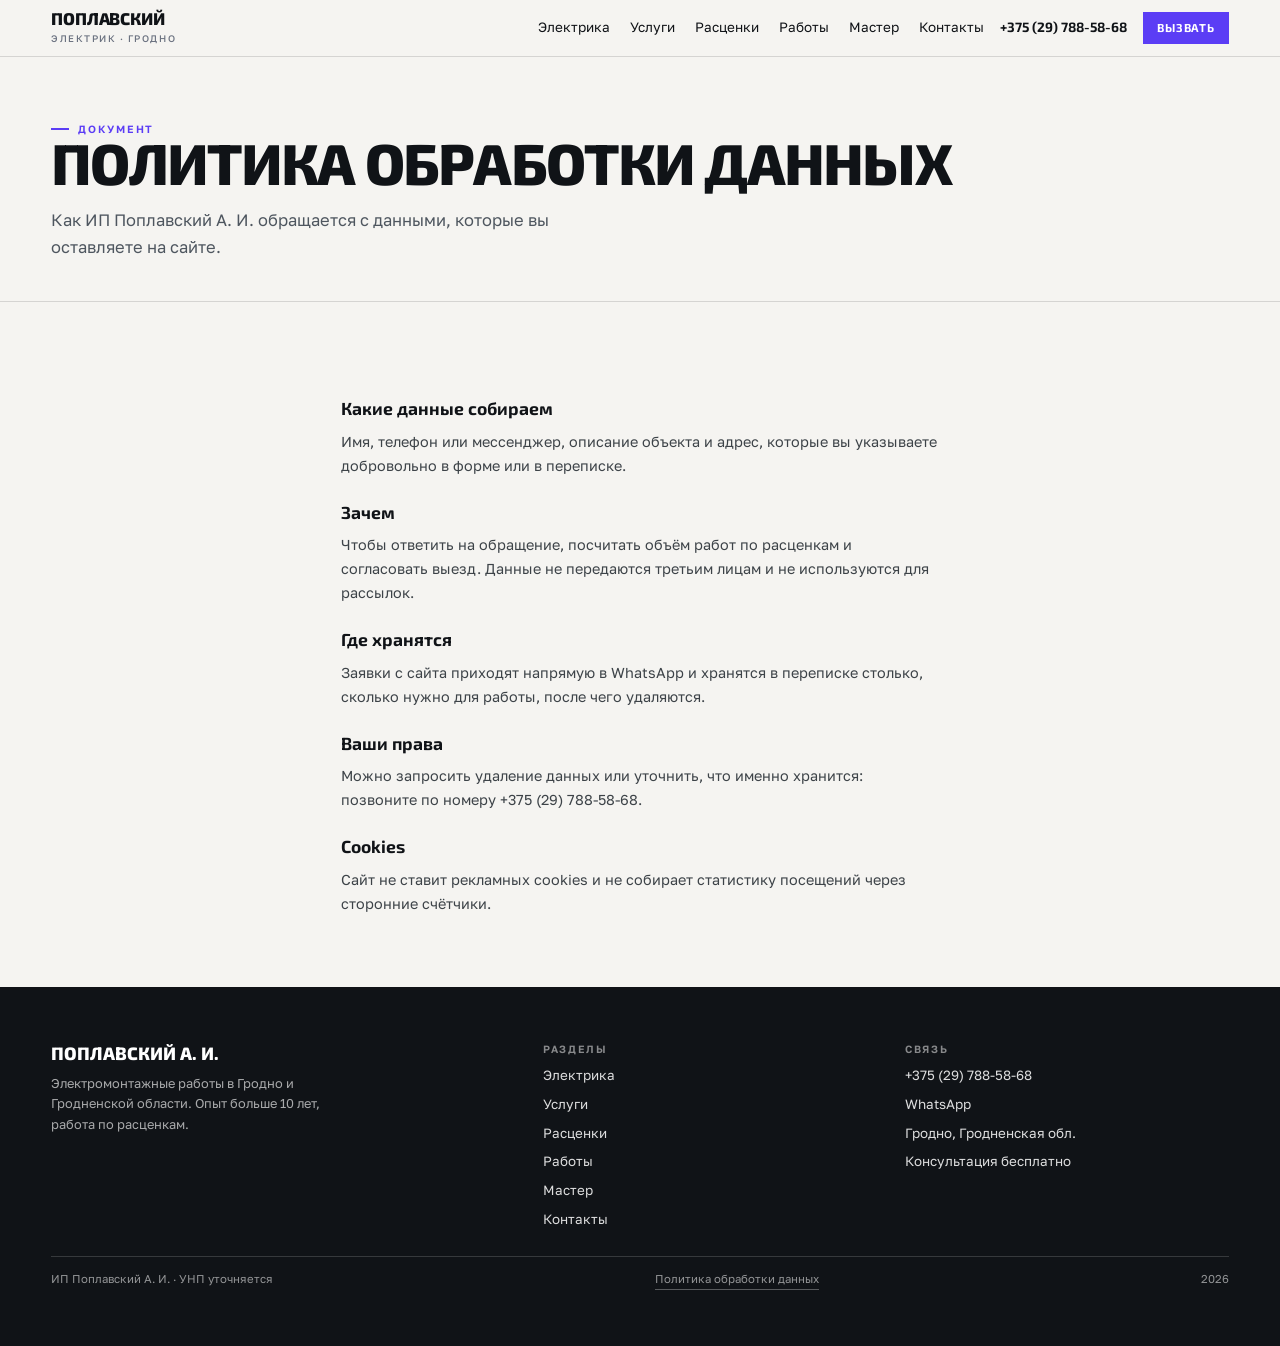
<file: politika.html>
<!doctype html><html lang="ru"><head><meta charset="utf-8">
<meta name="viewport" content="width=device-width,initial-scale=1">
<meta name="theme-color" content="#F5F4F1">
<title>Политика обработки данных — ИП Поплавский А. И.</title>
<meta name="description" content="Как обрабатываются данные, оставленные на сайте: какие сведения собираются, зачем и как удалить.">
<link rel="canonical" href="https://romjjjke.github.io/poplavsky/politika.html">
<meta property="og:type" content="website">
<meta property="og:title" content="Политика обработки данных — ИП Поплавский А. И.">
<meta property="og:description" content="Как обрабатываются данные, оставленные на сайте: какие сведения собираются, зачем и как удалить.">
<meta property="og:image" content="https://romjjjke.github.io/poplavsky/assets/img/hero.jpg">
<link rel="icon" href="favicon.svg" type="image/svg+xml">
<style>[hidden]{display:none!important}
*{box-sizing:border-box}
html{-webkit-text-size-adjust:100%;scroll-behavior:smooth;overflow-x:hidden}
body{margin:0;background:#F5F4F1;color:#101317;font:400 16.5px/1.62 "Golos Text",Arial,sans-serif;-webkit-font-smoothing:antialiased}
img{display:block;max-width:100%;height:auto}
a{color:inherit;text-decoration:none}
h1,h2,h3,p,ul,ol,figure,dl,dd,table,summary{margin:0}
ul,ol{padding:0;list-style:none}
button{font:inherit;cursor:pointer}
.wrap{padding-inline:clamp(16px,4vw,52px);max-width:1440px;margin:0 auto}
.head{position:sticky;top:0;z-index:60;background:#F5F4F1;border-bottom:1px solid rgba(16,19,23,.14)}
.head__in{display:flex;align-items:center;gap:16px;padding:10px clamp(16px,4vw,52px);max-width:1440px;margin:0 auto}
.logo{font:800 17px/1 "Exo 2",Arial,sans-serif;text-transform:uppercase;letter-spacing:-.01em}
.logo i{display:block;font:500 9.5px/1.5 "Golos Text",Arial,sans-serif;letter-spacing:.16em;text-transform:uppercase;color:#6B7280;font-style:normal;margin-top:5px}
.nav{display:flex;gap:20px;margin-left:auto}
.nav a{font:400 13.5px/1 "Golos Text",Arial,sans-serif}
.nav a[aria-current]{color:#5B3DF5}
.head__tel{font:700 13.5px/1 "Exo 2",Arial,sans-serif;white-space:nowrap}
.btn{display:inline-flex;align-items:center;justify-content:center;gap:8px;padding:13px 20px;border:0;background:#5B3DF5;color:#fff;font:700 12.5px/1 "Exo 2",Arial,sans-serif;text-transform:uppercase;letter-spacing:.07em}
.btn--ghost{background:transparent;color:#101317;box-shadow:inset 0 0 0 1.5px rgba(16,19,23,.4)}
.btn--sm{padding:10px 14px;font-size:11.5px}
.burger{display:none;width:42px;height:42px;background:transparent;border:1px solid rgba(16,19,23,.2);align-items:center;justify-content:center;flex-direction:column;gap:4px}
.burger span{display:block;width:18px;height:2px;background:#101317}
@media (max-width:1040px){.nav,.head__tel{display:none}.burger{display:flex;margin-left:auto}}
.is-locked{overflow:hidden}
</style>
<link rel="preconnect" href="https://fonts.googleapis.com">
<link rel="preconnect" href="https://fonts.gstatic.com" crossorigin>
<link href="https://fonts.googleapis.com/css2?family=Exo+2:wght@500;600;700;800&family=Golos+Text:wght@400;500;600;700&display=swap" rel="stylesheet">
<link rel="stylesheet" href="assets/css/style.v1.css">
</head><body><header class="head"><div class="head__in">
  <a class="logo" href="index.html">Поплавский<i>электрик · Гродно</i></a>
  <nav class="nav" aria-label="Разделы"><a href="index.html">Электрика</a><a href="uslugi.html">Услуги</a><a href="rascenki.html">Расценки</a><a href="raboty.html">Работы</a><a href="o-mastere.html">Мастер</a><a href="kontakty.html">Контакты</a></nav>
  <a class="head__tel" href="tel:+375292078868">+375 (29) 788-58-68</a>
  <a class="btn btn--sm" href="kontakty.html">Вызвать</a>
  <button class="burger" id="burger" type="button" aria-expanded="false" aria-controls="drawer" aria-label="Меню"><span></span><span></span><span></span></button>
</div></header><section class="phead"><div class="wrap"><p class="eyebrow">Документ</p><h1 class="h1">Политика обработки данных</h1><p class="phead__lead">Как ИП Поплавский А. И. обращается с данными, которые вы оставляете на сайте.</p></div></section>
<section class="sec"><div class="wrap textpage">
  <h2>Какие данные собираем</h2>
  <p>Имя, телефон или мессенджер, описание объекта и адрес, которые вы указываете добровольно в форме или в переписке.</p>
  <h2>Зачем</h2>
  <p>Чтобы ответить на обращение, посчитать объём работ по расценкам и согласовать выезд. Данные не передаются третьим лицам и не используются для рассылок.</p>
  <h2>Где хранятся</h2>
  <p>Заявки с сайта приходят напрямую в WhatsApp и хранятся в переписке столько, сколько нужно для работы, после чего удаляются.</p>
  <h2>Ваши права</h2>
  <p>Можно запросить удаление данных или уточнить, что именно хранится: позвоните по номеру +375 (29) 788-58-68.</p>
  <h2>Cookies</h2>
  <p>Сайт не ставит рекламных cookies и не собирает статистику посещений через сторонние счётчики.</p>
</div></section><footer class="foot"><div class="wrap">
  <div class="foot__grid">
    <div>
      <p class="foot__brand">Поплавский А. И.</p>
      <p class="foot__note">Электромонтажные работы в Гродно и Гродненской области. Опыт больше 10 лет, работа по расценкам.</p>
    </div>
    <div>
      <p class="foot__label">Разделы</p>
      <ul class="foot__list"><li><a href="index.html">Электрика</a></li><li><a href="uslugi.html">Услуги</a></li><li><a href="rascenki.html">Расценки</a></li><li><a href="raboty.html">Работы</a></li><li><a href="o-mastere.html">Мастер</a></li><li><a href="kontakty.html">Контакты</a></li></ul>
    </div>
    <div>
      <p class="foot__label">Связь</p>
      <ul class="foot__list">
        <li><a href="tel:+375292078868">+375 (29) 788-58-68</a></li>
        <li><a href="https://wa.me/375292078868">WhatsApp</a></li>
        <li>Гродно, Гродненская обл.</li>
        <li>Консультация бесплатно</li>
      </ul>
    </div>
  </div>
  <div class="foot__bottom"><span>ИП Поплавский А. И. · УНП уточняется</span><a href="politika.html">Политика обработки данных</a><span id="year"></span></div>
</div></footer>
<div class="mobar"><a class="mobar__call" href="tel:+375292078868">Позвонить</a><a class="mobar__wa" href="https://wa.me/375292078868">WhatsApp</a></div><div class="drawer" id="drawer" hidden>
  <div class="drawer__inner">
    <button class="drawer__close" id="drawer-close" type="button" aria-label="Закрыть меню">×</button>
    <p class="drawer__label">Разделы</p>
    <nav class="drawer__nav"><a href="index.html">Электрика</a><a href="uslugi.html">Услуги</a><a href="rascenki.html">Расценки</a><a href="raboty.html">Работы</a><a href="o-mastere.html">Мастер</a><a href="kontakty.html">Контакты</a></nav>
    <a class="btn" href="tel:+375292078868">+375 (29) 788-58-68</a>
    <a class="btn btn--ghost" href="https://wa.me/375292078868">Написать в WhatsApp</a>
    <p class="drawer__foot"><a href="politika.html">Политика обработки данных</a></p>
  </div>
</div><script>window.__GROUP_DATA__=[{"id": "input", "name": "Ввод и счётчик", "sub": "Вводной автомат, счётчик, заземление", "note": "Смотрим сечение ввода и состояние контактов. Если ввод старый — меняем до щита.", "unit": "линия"}, {"id": "panel", "name": "Щит", "sub": "Групповые автоматы, УЗО, дифавтоматы", "note": "Собираем по схеме и подписываем каждую линию: при аварии сразу видно, что отключилось.", "unit": "модуль"}, {"id": "sockets", "name": "Розеточные группы", "sub": "Кабель 3×2,5, подрозетники, розетки", "note": "Одна группа на 4–6 точек. Кухня и стиральная машина — отдельными линиями.", "unit": "точка"}, {"id": "light", "name": "Освещение", "sub": "Кабель 3×1,5, выключатели, светильники", "note": "Отдельная линия на свет. Проходные и двухклавишные схемы собираем без лишних жил.", "unit": "точка"}, {"id": "hob", "name": "Плита и духовка", "sub": "Кабель 3×6, силовая розетка", "note": "Отдельный автомат и расчёт по мощности. Не сажаем плиту на общую группу.", "unit": "линия"}, {"id": "wet", "name": "Ванная и улица", "sub": "УЗО 10 мА, IP-розетки, уравнивание потенциалов", "note": "Влажные зоны защищаем отдельно: без этого нельзя ни по нормам, ни по-человечески.", "unit": "группа"}, {"id": "warm", "name": "Тёплый пол", "sub": "Кабель, терморегулятор, датчик", "note": "Считаем по площади и укладываем с шагом под конкретное покрытие.", "unit": "м²"}, {"id": "low", "name": "Слаботочка", "sub": "Интернет, ТВ, домофон, видеонаблюдение", "note": "Отдельные трассы в своей гофре: 220 и слаботочка не идут рядом.", "unit": "линия"}];</script><script src="assets/js/main.v1.js" defer></script></body></html>
</file>
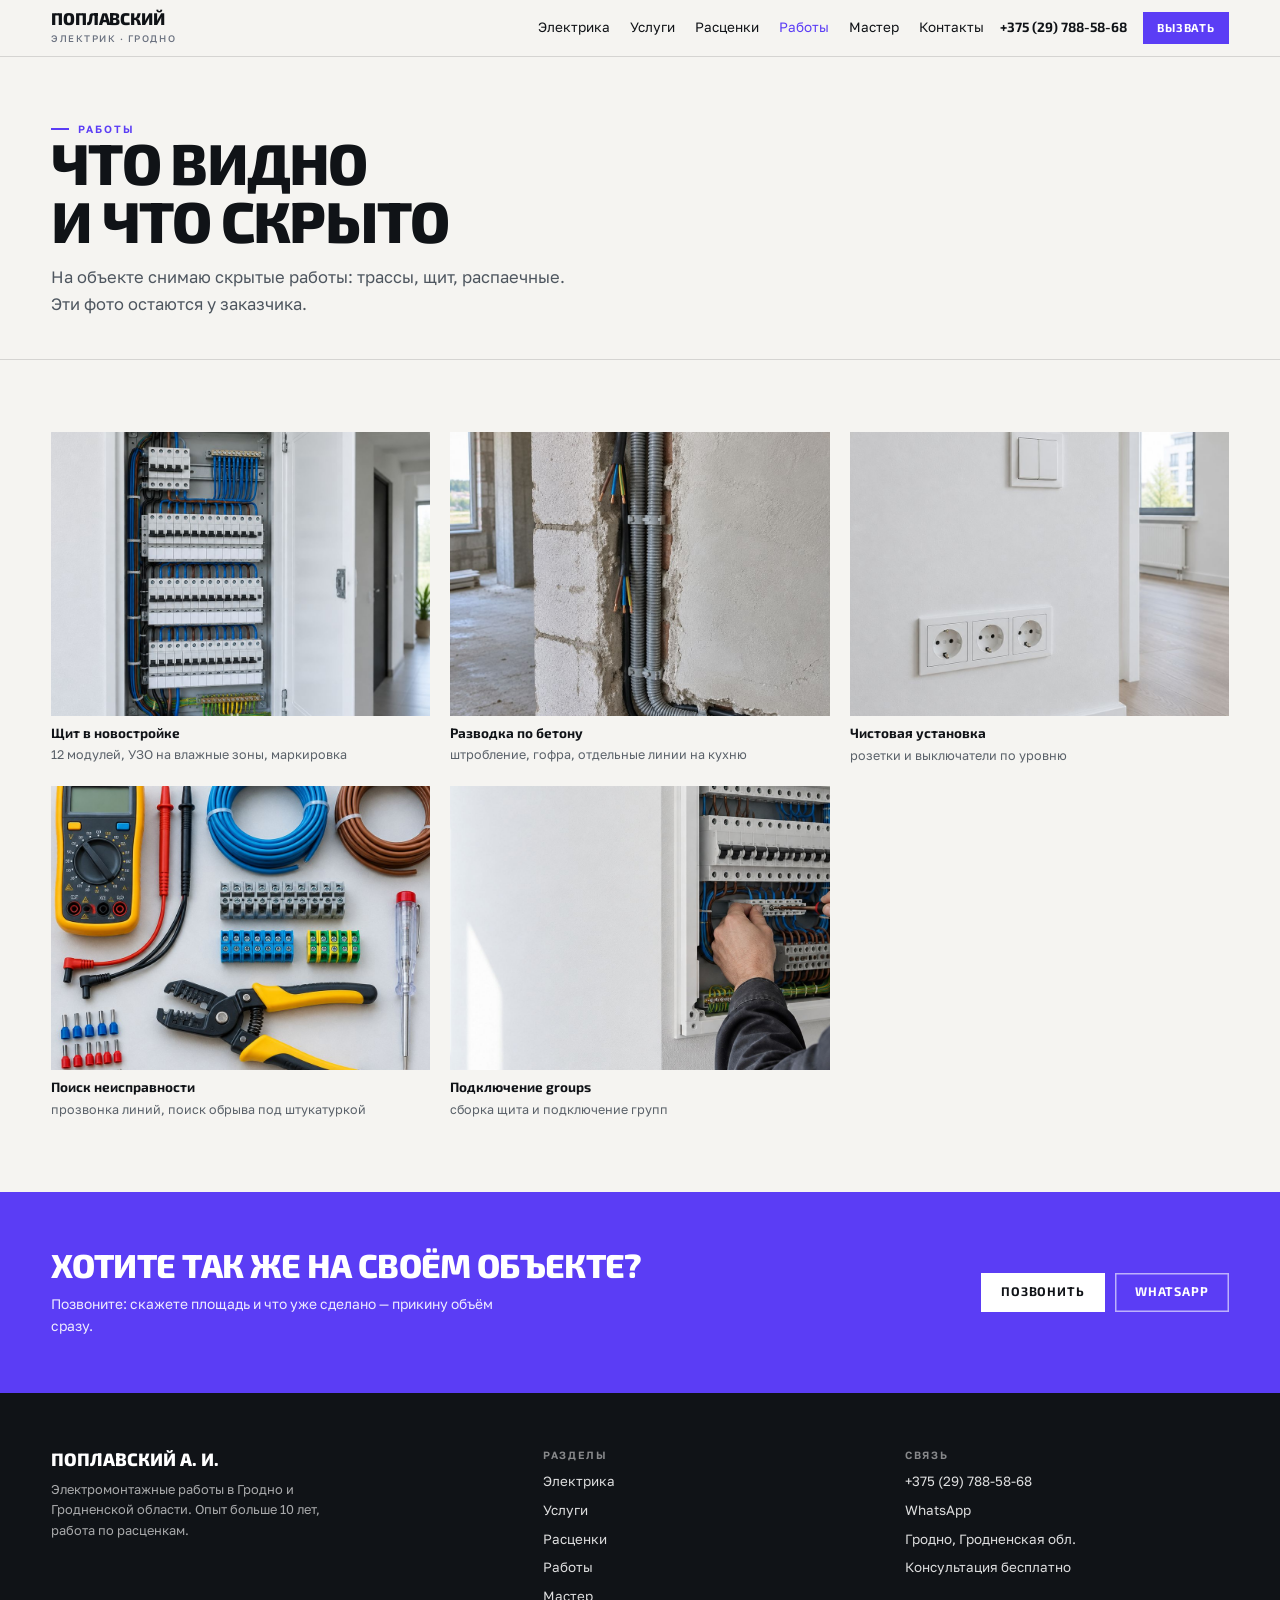
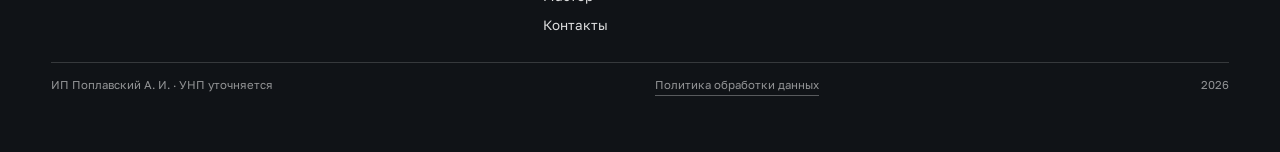
<file: raboty.html>
<!doctype html><html lang="ru"><head><meta charset="utf-8">
<meta name="viewport" content="width=device-width,initial-scale=1">
<meta name="theme-color" content="#F5F4F1">
<title>Работы электрика в Гродно — фото объектов</title>
<meta name="description" content="Фотографии выполненных электромонтажных работ: щиты, разводка по бетону, чистовая установка, поиск неисправностей.">
<link rel="canonical" href="https://romjjjke.github.io/poplavsky/raboty.html">
<meta property="og:type" content="website">
<meta property="og:title" content="Работы электрика в Гродно — фото объектов">
<meta property="og:description" content="Фотографии выполненных электромонтажных работ: щиты, разводка по бетону, чистовая установка, поиск неисправностей.">
<meta property="og:image" content="https://romjjjke.github.io/poplavsky/assets/img/hero.jpg">
<link rel="icon" href="favicon.svg" type="image/svg+xml">
<style>[hidden]{display:none!important}
*{box-sizing:border-box}
html{-webkit-text-size-adjust:100%;scroll-behavior:smooth;overflow-x:hidden}
body{margin:0;background:#F5F4F1;color:#101317;font:400 16.5px/1.62 "Golos Text",Arial,sans-serif;-webkit-font-smoothing:antialiased}
img{display:block;max-width:100%;height:auto}
a{color:inherit;text-decoration:none}
h1,h2,h3,p,ul,ol,figure,dl,dd,table,summary{margin:0}
ul,ol{padding:0;list-style:none}
button{font:inherit;cursor:pointer}
.wrap{padding-inline:clamp(16px,4vw,52px);max-width:1440px;margin:0 auto}
.head{position:sticky;top:0;z-index:60;background:#F5F4F1;border-bottom:1px solid rgba(16,19,23,.14)}
.head__in{display:flex;align-items:center;gap:16px;padding:10px clamp(16px,4vw,52px);max-width:1440px;margin:0 auto}
.logo{font:800 17px/1 "Exo 2",Arial,sans-serif;text-transform:uppercase;letter-spacing:-.01em}
.logo i{display:block;font:500 9.5px/1.5 "Golos Text",Arial,sans-serif;letter-spacing:.16em;text-transform:uppercase;color:#6B7280;font-style:normal;margin-top:5px}
.nav{display:flex;gap:20px;margin-left:auto}
.nav a{font:400 13.5px/1 "Golos Text",Arial,sans-serif}
.nav a[aria-current]{color:#5B3DF5}
.head__tel{font:700 13.5px/1 "Exo 2",Arial,sans-serif;white-space:nowrap}
.btn{display:inline-flex;align-items:center;justify-content:center;gap:8px;padding:13px 20px;border:0;background:#5B3DF5;color:#fff;font:700 12.5px/1 "Exo 2",Arial,sans-serif;text-transform:uppercase;letter-spacing:.07em}
.btn--ghost{background:transparent;color:#101317;box-shadow:inset 0 0 0 1.5px rgba(16,19,23,.4)}
.btn--sm{padding:10px 14px;font-size:11.5px}
.burger{display:none;width:42px;height:42px;background:transparent;border:1px solid rgba(16,19,23,.2);align-items:center;justify-content:center;flex-direction:column;gap:4px}
.burger span{display:block;width:18px;height:2px;background:#101317}
@media (max-width:1040px){.nav,.head__tel{display:none}.burger{display:flex;margin-left:auto}}
.is-locked{overflow:hidden}
</style>
<link rel="preconnect" href="https://fonts.googleapis.com">
<link rel="preconnect" href="https://fonts.gstatic.com" crossorigin>
<link href="https://fonts.googleapis.com/css2?family=Exo+2:wght@500;600;700;800&family=Golos+Text:wght@400;500;600;700&display=swap" rel="stylesheet">
<link rel="stylesheet" href="assets/css/style.v1.css">
</head><body><header class="head"><div class="head__in">
  <a class="logo" href="index.html">Поплавский<i>электрик · Гродно</i></a>
  <nav class="nav" aria-label="Разделы"><a href="index.html">Электрика</a><a href="uslugi.html">Услуги</a><a href="rascenki.html">Расценки</a><a href="raboty.html" aria-current="page">Работы</a><a href="o-mastere.html">Мастер</a><a href="kontakty.html">Контакты</a></nav>
  <a class="head__tel" href="tel:+375292078868">+375 (29) 788-58-68</a>
  <a class="btn btn--sm" href="kontakty.html">Вызвать</a>
  <button class="burger" id="burger" type="button" aria-expanded="false" aria-controls="drawer" aria-label="Меню"><span></span><span></span><span></span></button>
</div></header><section class="phead"><div class="wrap"><p class="eyebrow">Работы</p><h1 class="h1">Что видно<br>и что скрыто</h1><p class="phead__lead">На объекте снимаю скрытые работы: трассы, щит, распаечные. Эти фото остаются у заказчика.</p></div></section>
<section class="sec"><div class="wrap"><div class="gal"><figure class="gal__it"><img src="assets/img/panel.jpg" alt="Щит в новостройке" loading="lazy" width="1000" height="740"><figcaption><b>Щит в новостройке</b><span>12 модулей, УЗО на влажные зоны, маркировка</span></figcaption></figure><figure class="gal__it"><img src="assets/img/wire.jpg" alt="Разводка по бетону" loading="lazy" width="1000" height="740"><figcaption><b>Разводка по бетону</b><span>штробление, гофра, отдельные линии на кухню</span></figcaption></figure><figure class="gal__it"><img src="assets/img/sockets.jpg" alt="Чистовая установка" loading="lazy" width="1000" height="740"><figcaption><b>Чистовая установка</b><span>розетки и выключатели по уровню</span></figcaption></figure><figure class="gal__it"><img src="assets/img/tools.jpg" alt="Поиск неисправности" loading="lazy" width="1000" height="740"><figcaption><b>Поиск неисправности</b><span>прозвонка линий, поиск обрыва под штукатуркой</span></figcaption></figure><figure class="gal__it"><img src="assets/img/hero.jpg" alt="Подключение groups" loading="lazy" width="1000" height="740"><figcaption><b>Подключение groups</b><span>сборка щита и подключение групп</span></figcaption></figure></div></div></section>
<section class="cta"><div class="wrap cta__in"><div><h2 class="cta__h">Хотите так же на своём объекте?</h2>
<p class="cta__p">Позвоните: скажете площадь и что уже сделано — прикину объём сразу.</p></div>
<div class="cta__act"><a class="btn" href="tel:+375292078868">Позвонить</a><a class="btn btn--ghost" href="https://wa.me/375292078868">WhatsApp</a></div></div></section><footer class="foot"><div class="wrap">
  <div class="foot__grid">
    <div>
      <p class="foot__brand">Поплавский А. И.</p>
      <p class="foot__note">Электромонтажные работы в Гродно и Гродненской области. Опыт больше 10 лет, работа по расценкам.</p>
    </div>
    <div>
      <p class="foot__label">Разделы</p>
      <ul class="foot__list"><li><a href="index.html">Электрика</a></li><li><a href="uslugi.html">Услуги</a></li><li><a href="rascenki.html">Расценки</a></li><li><a href="raboty.html">Работы</a></li><li><a href="o-mastere.html">Мастер</a></li><li><a href="kontakty.html">Контакты</a></li></ul>
    </div>
    <div>
      <p class="foot__label">Связь</p>
      <ul class="foot__list">
        <li><a href="tel:+375292078868">+375 (29) 788-58-68</a></li>
        <li><a href="https://wa.me/375292078868">WhatsApp</a></li>
        <li>Гродно, Гродненская обл.</li>
        <li>Консультация бесплатно</li>
      </ul>
    </div>
  </div>
  <div class="foot__bottom"><span>ИП Поплавский А. И. · УНП уточняется</span><a href="politika.html">Политика обработки данных</a><span id="year"></span></div>
</div></footer>
<div class="mobar"><a class="mobar__call" href="tel:+375292078868">Позвонить</a><a class="mobar__wa" href="https://wa.me/375292078868">WhatsApp</a></div><div class="drawer" id="drawer" hidden>
  <div class="drawer__inner">
    <button class="drawer__close" id="drawer-close" type="button" aria-label="Закрыть меню">×</button>
    <p class="drawer__label">Разделы</p>
    <nav class="drawer__nav"><a href="index.html">Электрика</a><a href="uslugi.html">Услуги</a><a href="rascenki.html">Расценки</a><a href="raboty.html">Работы</a><a href="o-mastere.html">Мастер</a><a href="kontakty.html">Контакты</a></nav>
    <a class="btn" href="tel:+375292078868">+375 (29) 788-58-68</a>
    <a class="btn btn--ghost" href="https://wa.me/375292078868">Написать в WhatsApp</a>
    <p class="drawer__foot"><a href="politika.html">Политика обработки данных</a></p>
  </div>
</div><script>window.__GROUP_DATA__=[{"id": "input", "name": "Ввод и счётчик", "sub": "Вводной автомат, счётчик, заземление", "note": "Смотрим сечение ввода и состояние контактов. Если ввод старый — меняем до щита.", "unit": "линия"}, {"id": "panel", "name": "Щит", "sub": "Групповые автоматы, УЗО, дифавтоматы", "note": "Собираем по схеме и подписываем каждую линию: при аварии сразу видно, что отключилось.", "unit": "модуль"}, {"id": "sockets", "name": "Розеточные группы", "sub": "Кабель 3×2,5, подрозетники, розетки", "note": "Одна группа на 4–6 точек. Кухня и стиральная машина — отдельными линиями.", "unit": "точка"}, {"id": "light", "name": "Освещение", "sub": "Кабель 3×1,5, выключатели, светильники", "note": "Отдельная линия на свет. Проходные и двухклавишные схемы собираем без лишних жил.", "unit": "точка"}, {"id": "hob", "name": "Плита и духовка", "sub": "Кабель 3×6, силовая розетка", "note": "Отдельный автомат и расчёт по мощности. Не сажаем плиту на общую группу.", "unit": "линия"}, {"id": "wet", "name": "Ванная и улица", "sub": "УЗО 10 мА, IP-розетки, уравнивание потенциалов", "note": "Влажные зоны защищаем отдельно: без этого нельзя ни по нормам, ни по-человечески.", "unit": "группа"}, {"id": "warm", "name": "Тёплый пол", "sub": "Кабель, терморегулятор, датчик", "note": "Считаем по площади и укладываем с шагом под конкретное покрытие.", "unit": "м²"}, {"id": "low", "name": "Слаботочка", "sub": "Интернет, ТВ, домофон, видеонаблюдение", "note": "Отдельные трассы в своей гофре: 220 и слаботочка не идут рядом.", "unit": "линия"}];</script><script src="assets/js/main.v1.js" defer></script></body></html>
</file>
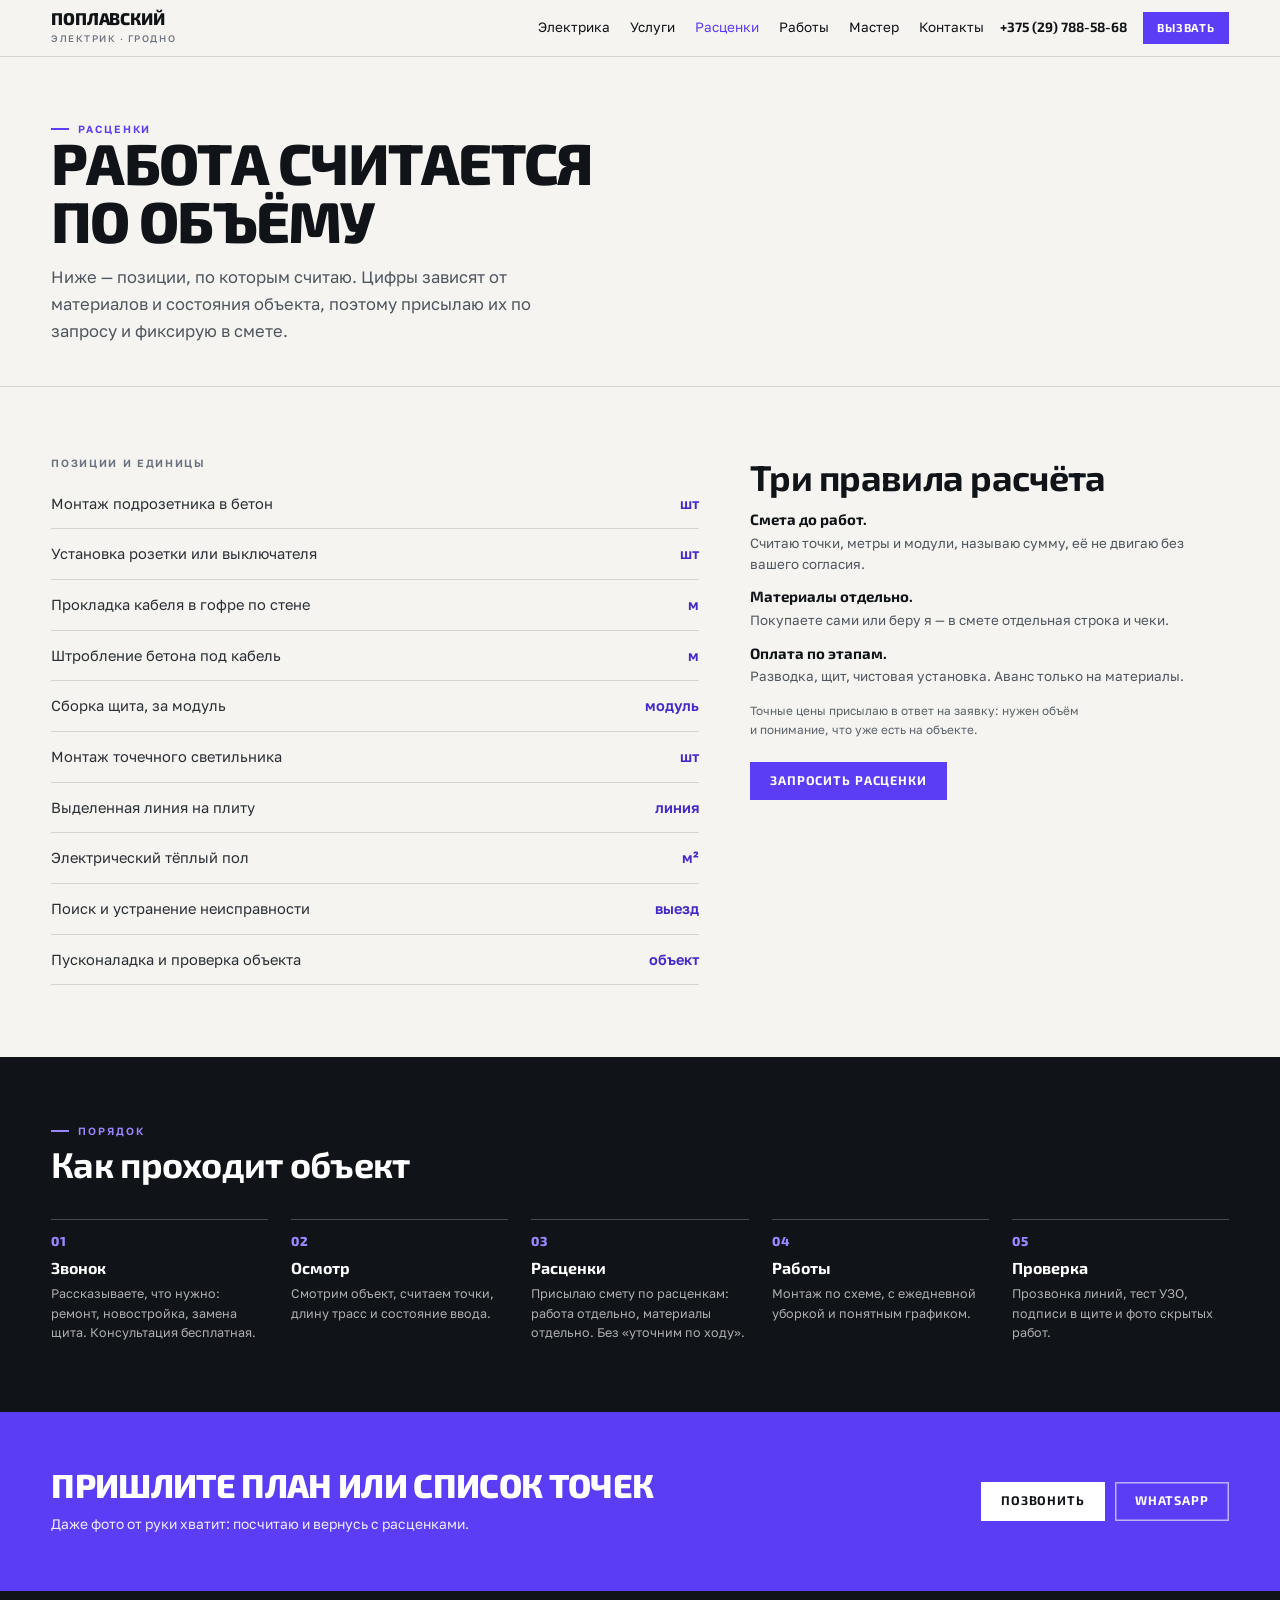
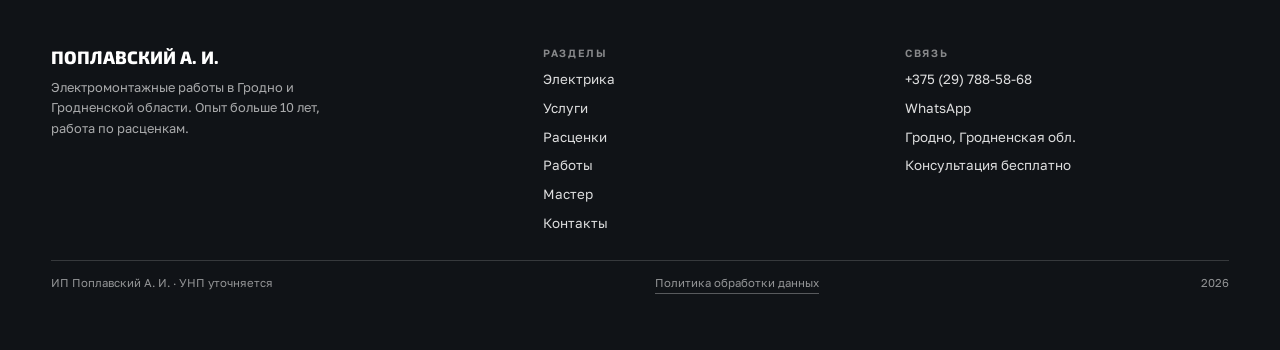
<file: rascenki.html>
<!doctype html><html lang="ru"><head><meta charset="utf-8">
<meta name="viewport" content="width=device-width,initial-scale=1">
<meta name="theme-color" content="#F5F4F1">
<title>Расценки на электромонтаж в Гродно — единицы расчёта</title>
<meta name="description" content="Позиции и единицы расчёта электромонтажных работ: точка, метр трассы, модуль щита. Смета до начала работ, материалы отдельно.">
<link rel="canonical" href="https://romjjjke.github.io/poplavsky/rascenki.html">
<meta property="og:type" content="website">
<meta property="og:title" content="Расценки на электромонтаж в Гродно — единицы расчёта">
<meta property="og:description" content="Позиции и единицы расчёта электромонтажных работ: точка, метр трассы, модуль щита. Смета до начала работ, материалы отдельно.">
<meta property="og:image" content="https://romjjjke.github.io/poplavsky/assets/img/hero.jpg">
<link rel="icon" href="favicon.svg" type="image/svg+xml">
<style>[hidden]{display:none!important}
*{box-sizing:border-box}
html{-webkit-text-size-adjust:100%;scroll-behavior:smooth;overflow-x:hidden}
body{margin:0;background:#F5F4F1;color:#101317;font:400 16.5px/1.62 "Golos Text",Arial,sans-serif;-webkit-font-smoothing:antialiased}
img{display:block;max-width:100%;height:auto}
a{color:inherit;text-decoration:none}
h1,h2,h3,p,ul,ol,figure,dl,dd,table,summary{margin:0}
ul,ol{padding:0;list-style:none}
button{font:inherit;cursor:pointer}
.wrap{padding-inline:clamp(16px,4vw,52px);max-width:1440px;margin:0 auto}
.head{position:sticky;top:0;z-index:60;background:#F5F4F1;border-bottom:1px solid rgba(16,19,23,.14)}
.head__in{display:flex;align-items:center;gap:16px;padding:10px clamp(16px,4vw,52px);max-width:1440px;margin:0 auto}
.logo{font:800 17px/1 "Exo 2",Arial,sans-serif;text-transform:uppercase;letter-spacing:-.01em}
.logo i{display:block;font:500 9.5px/1.5 "Golos Text",Arial,sans-serif;letter-spacing:.16em;text-transform:uppercase;color:#6B7280;font-style:normal;margin-top:5px}
.nav{display:flex;gap:20px;margin-left:auto}
.nav a{font:400 13.5px/1 "Golos Text",Arial,sans-serif}
.nav a[aria-current]{color:#5B3DF5}
.head__tel{font:700 13.5px/1 "Exo 2",Arial,sans-serif;white-space:nowrap}
.btn{display:inline-flex;align-items:center;justify-content:center;gap:8px;padding:13px 20px;border:0;background:#5B3DF5;color:#fff;font:700 12.5px/1 "Exo 2",Arial,sans-serif;text-transform:uppercase;letter-spacing:.07em}
.btn--ghost{background:transparent;color:#101317;box-shadow:inset 0 0 0 1.5px rgba(16,19,23,.4)}
.btn--sm{padding:10px 14px;font-size:11.5px}
.burger{display:none;width:42px;height:42px;background:transparent;border:1px solid rgba(16,19,23,.2);align-items:center;justify-content:center;flex-direction:column;gap:4px}
.burger span{display:block;width:18px;height:2px;background:#101317}
@media (max-width:1040px){.nav,.head__tel{display:none}.burger{display:flex;margin-left:auto}}
.is-locked{overflow:hidden}
</style>
<link rel="preconnect" href="https://fonts.googleapis.com">
<link rel="preconnect" href="https://fonts.gstatic.com" crossorigin>
<link href="https://fonts.googleapis.com/css2?family=Exo+2:wght@500;600;700;800&family=Golos+Text:wght@400;500;600;700&display=swap" rel="stylesheet">
<link rel="stylesheet" href="assets/css/style.v1.css">
</head><body><header class="head"><div class="head__in">
  <a class="logo" href="index.html">Поплавский<i>электрик · Гродно</i></a>
  <nav class="nav" aria-label="Разделы"><a href="index.html">Электрика</a><a href="uslugi.html">Услуги</a><a href="rascenki.html" aria-current="page">Расценки</a><a href="raboty.html">Работы</a><a href="o-mastere.html">Мастер</a><a href="kontakty.html">Контакты</a></nav>
  <a class="head__tel" href="tel:+375292078868">+375 (29) 788-58-68</a>
  <a class="btn btn--sm" href="kontakty.html">Вызвать</a>
  <button class="burger" id="burger" type="button" aria-expanded="false" aria-controls="drawer" aria-label="Меню"><span></span><span></span><span></span></button>
</div></header><section class="phead"><div class="wrap"><p class="eyebrow">Расценки</p><h1 class="h1">Работа считается<br>по объёму</h1><p class="phead__lead">Ниже — позиции, по которым считаю. Цифры зависят от материалов и состояния объекта, поэтому присылаю их по запросу и фиксирую в смете.</p></div></section>
<section class="sec"><div class="wrap price__wrap price__wrap--wide">
  <div class="price__table">
    <table class="tbl tbl--big"><caption>Позиции и единицы</caption><tbody><tr><td>Монтаж подрозетника в бетон</td><td class="pr">шт</td></tr><tr><td>Установка розетки или выключателя</td><td class="pr">шт</td></tr><tr><td>Прокладка кабеля в гофре по стене</td><td class="pr">м</td></tr><tr><td>Штробление бетона под кабель</td><td class="pr">м</td></tr><tr><td>Сборка щита, за модуль</td><td class="pr">модуль</td></tr><tr><td>Монтаж точечного светильника</td><td class="pr">шт</td></tr><tr><td>Выделенная линия на плиту</td><td class="pr">линия</td></tr><tr><td>Электрический тёплый пол</td><td class="pr">м²</td></tr><tr><td>Поиск и устранение неисправности</td><td class="pr">выезд</td></tr><tr><td>Пусконаладка и проверка объекта</td><td class="pr">объект</td></tr></tbody></table>
  </div>
  <div class="price__copy">
    <h2 class="h2">Три правила расчёта</h2>
    <ol class="rules">
      <li><b>Смета до работ.</b> Считаю точки, метры и модули, называю сумму, её не двигаю без вашего согласия.</li>
      <li><b>Материалы отдельно.</b> Покупаете сами или беру я — в смете отдельная строка и чеки.</li>
      <li><b>Оплата по этапам.</b> Разводка, щит, чистовая установка. Аванс только на материалы.</li>
    </ol>
    <p class="price__fine">Точные цены присылаю в ответ на заявку: нужен объём и понимание, что уже есть на объекте.</p>
    <a class="btn" href="kontakty.html">Запросить расценки</a>
  </div>
</div></section>
<section class="steps"><div class="wrap"><div class="sech"><p class="eyebrow">Порядок</p><h2 class="h2">Как проходит объект</h2></div>
<ol class="steps__list"><li class="stp"><p class="stp__n">01</p><h3 class="stp__t">Звонок</h3><p class="stp__d">Рассказываете, что нужно: ремонт, новостройка, замена щита. Консультация бесплатная.</p></li><li class="stp"><p class="stp__n">02</p><h3 class="stp__t">Осмотр</h3><p class="stp__d">Смотрим объект, считаем точки, длину трасс и состояние ввода.</p></li><li class="stp"><p class="stp__n">03</p><h3 class="stp__t">Расценки</h3><p class="stp__d">Присылаю смету по расценкам: работа отдельно, материалы отдельно. Без «уточним по ходу».</p></li><li class="stp"><p class="stp__n">04</p><h3 class="stp__t">Работы</h3><p class="stp__d">Монтаж по схеме, с ежедневной уборкой и понятным графиком.</p></li><li class="stp"><p class="stp__n">05</p><h3 class="stp__t">Проверка</h3><p class="stp__d">Прозвонка линий, тест УЗО, подписи в щите и фото скрытых работ.</p></li></ol></div></section>
<section class="cta"><div class="wrap cta__in"><div><h2 class="cta__h">Пришлите план или список точек</h2>
<p class="cta__p">Даже фото от руки хватит: посчитаю и вернусь с расценками.</p></div>
<div class="cta__act"><a class="btn" href="tel:+375292078868">Позвонить</a><a class="btn btn--ghost" href="https://wa.me/375292078868">WhatsApp</a></div></div></section><footer class="foot"><div class="wrap">
  <div class="foot__grid">
    <div>
      <p class="foot__brand">Поплавский А. И.</p>
      <p class="foot__note">Электромонтажные работы в Гродно и Гродненской области. Опыт больше 10 лет, работа по расценкам.</p>
    </div>
    <div>
      <p class="foot__label">Разделы</p>
      <ul class="foot__list"><li><a href="index.html">Электрика</a></li><li><a href="uslugi.html">Услуги</a></li><li><a href="rascenki.html">Расценки</a></li><li><a href="raboty.html">Работы</a></li><li><a href="o-mastere.html">Мастер</a></li><li><a href="kontakty.html">Контакты</a></li></ul>
    </div>
    <div>
      <p class="foot__label">Связь</p>
      <ul class="foot__list">
        <li><a href="tel:+375292078868">+375 (29) 788-58-68</a></li>
        <li><a href="https://wa.me/375292078868">WhatsApp</a></li>
        <li>Гродно, Гродненская обл.</li>
        <li>Консультация бесплатно</li>
      </ul>
    </div>
  </div>
  <div class="foot__bottom"><span>ИП Поплавский А. И. · УНП уточняется</span><a href="politika.html">Политика обработки данных</a><span id="year"></span></div>
</div></footer>
<div class="mobar"><a class="mobar__call" href="tel:+375292078868">Позвонить</a><a class="mobar__wa" href="https://wa.me/375292078868">WhatsApp</a></div><div class="drawer" id="drawer" hidden>
  <div class="drawer__inner">
    <button class="drawer__close" id="drawer-close" type="button" aria-label="Закрыть меню">×</button>
    <p class="drawer__label">Разделы</p>
    <nav class="drawer__nav"><a href="index.html">Электрика</a><a href="uslugi.html">Услуги</a><a href="rascenki.html">Расценки</a><a href="raboty.html">Работы</a><a href="o-mastere.html">Мастер</a><a href="kontakty.html">Контакты</a></nav>
    <a class="btn" href="tel:+375292078868">+375 (29) 788-58-68</a>
    <a class="btn btn--ghost" href="https://wa.me/375292078868">Написать в WhatsApp</a>
    <p class="drawer__foot"><a href="politika.html">Политика обработки данных</a></p>
  </div>
</div><script>window.__GROUP_DATA__=[{"id": "input", "name": "Ввод и счётчик", "sub": "Вводной автомат, счётчик, заземление", "note": "Смотрим сечение ввода и состояние контактов. Если ввод старый — меняем до щита.", "unit": "линия"}, {"id": "panel", "name": "Щит", "sub": "Групповые автоматы, УЗО, дифавтоматы", "note": "Собираем по схеме и подписываем каждую линию: при аварии сразу видно, что отключилось.", "unit": "модуль"}, {"id": "sockets", "name": "Розеточные группы", "sub": "Кабель 3×2,5, подрозетники, розетки", "note": "Одна группа на 4–6 точек. Кухня и стиральная машина — отдельными линиями.", "unit": "точка"}, {"id": "light", "name": "Освещение", "sub": "Кабель 3×1,5, выключатели, светильники", "note": "Отдельная линия на свет. Проходные и двухклавишные схемы собираем без лишних жил.", "unit": "точка"}, {"id": "hob", "name": "Плита и духовка", "sub": "Кабель 3×6, силовая розетка", "note": "Отдельный автомат и расчёт по мощности. Не сажаем плиту на общую группу.", "unit": "линия"}, {"id": "wet", "name": "Ванная и улица", "sub": "УЗО 10 мА, IP-розетки, уравнивание потенциалов", "note": "Влажные зоны защищаем отдельно: без этого нельзя ни по нормам, ни по-человечески.", "unit": "группа"}, {"id": "warm", "name": "Тёплый пол", "sub": "Кабель, терморегулятор, датчик", "note": "Считаем по площади и укладываем с шагом под конкретное покрытие.", "unit": "м²"}, {"id": "low", "name": "Слаботочка", "sub": "Интернет, ТВ, домофон, видеонаблюдение", "note": "Отдельные трассы в своей гофре: 220 и слаботочка не идут рядом.", "unit": "линия"}];</script><script src="assets/js/main.v1.js" defer></script></body></html>
</file>
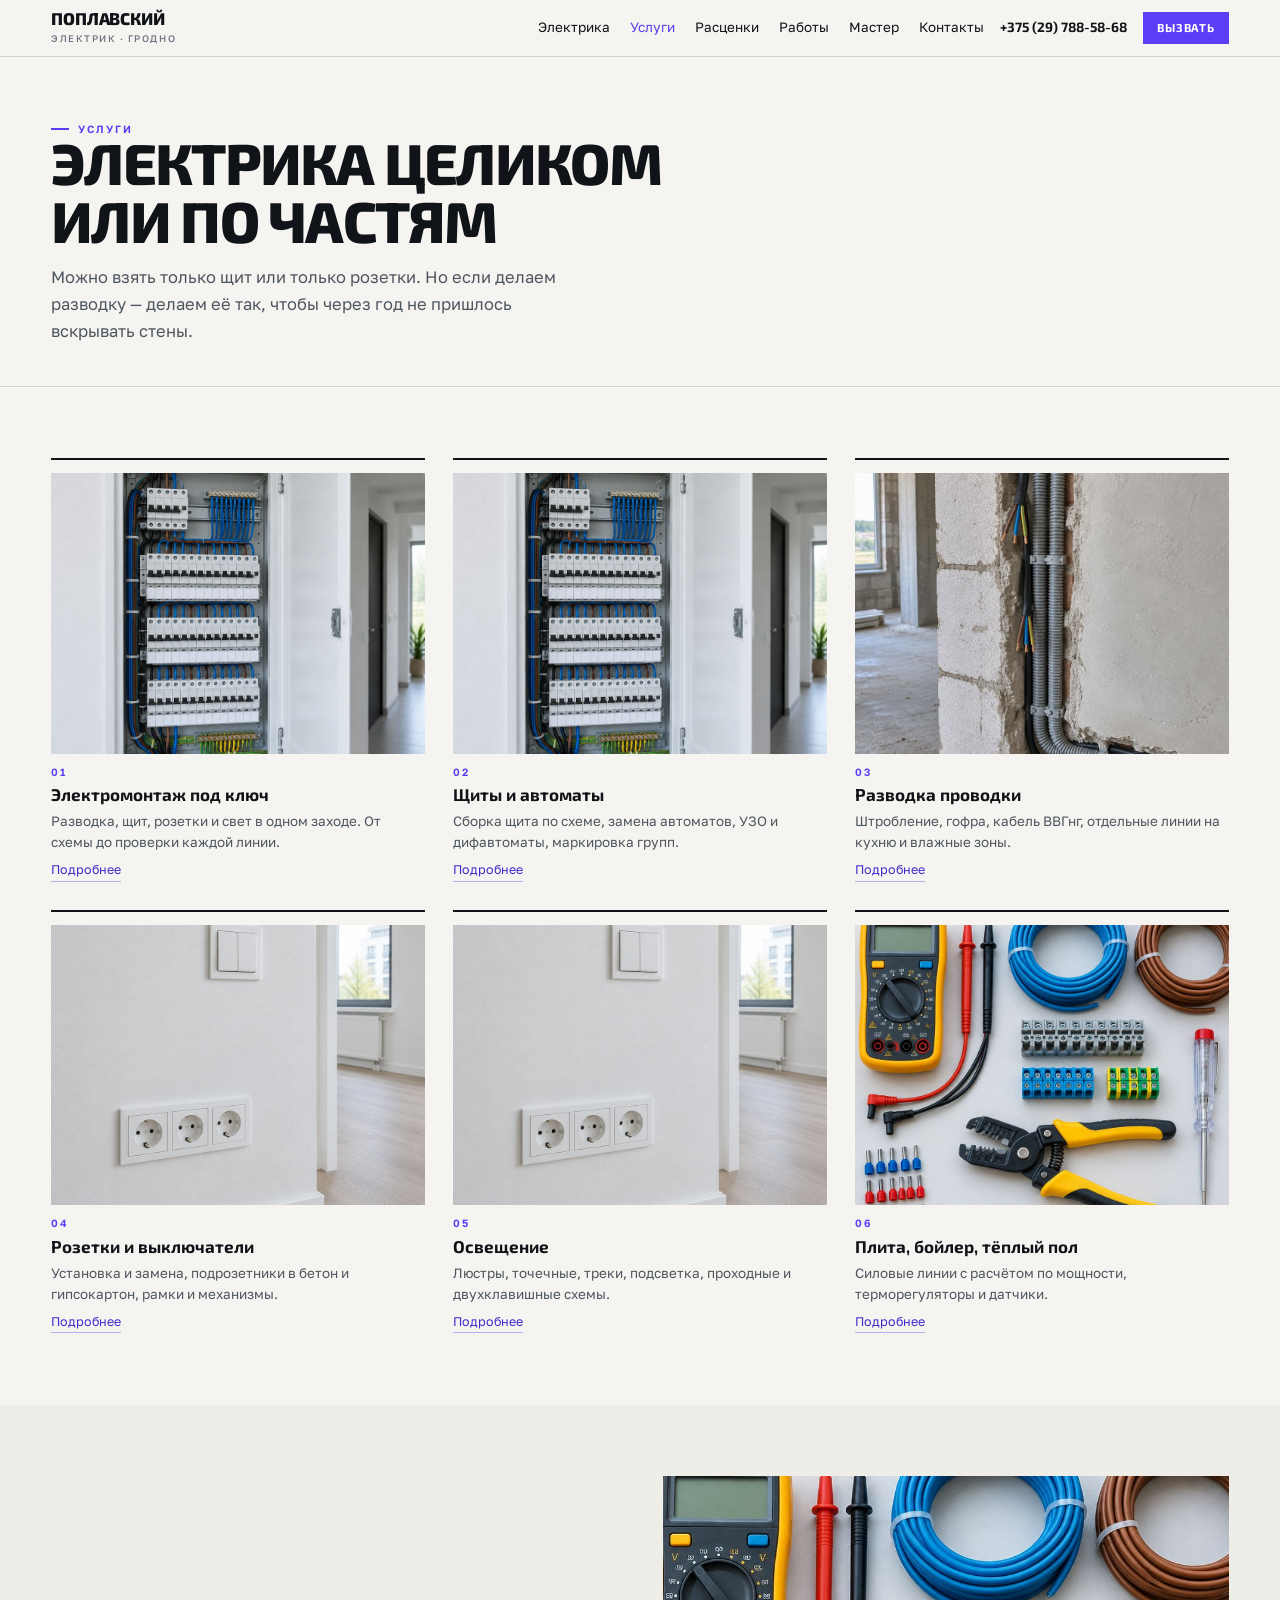
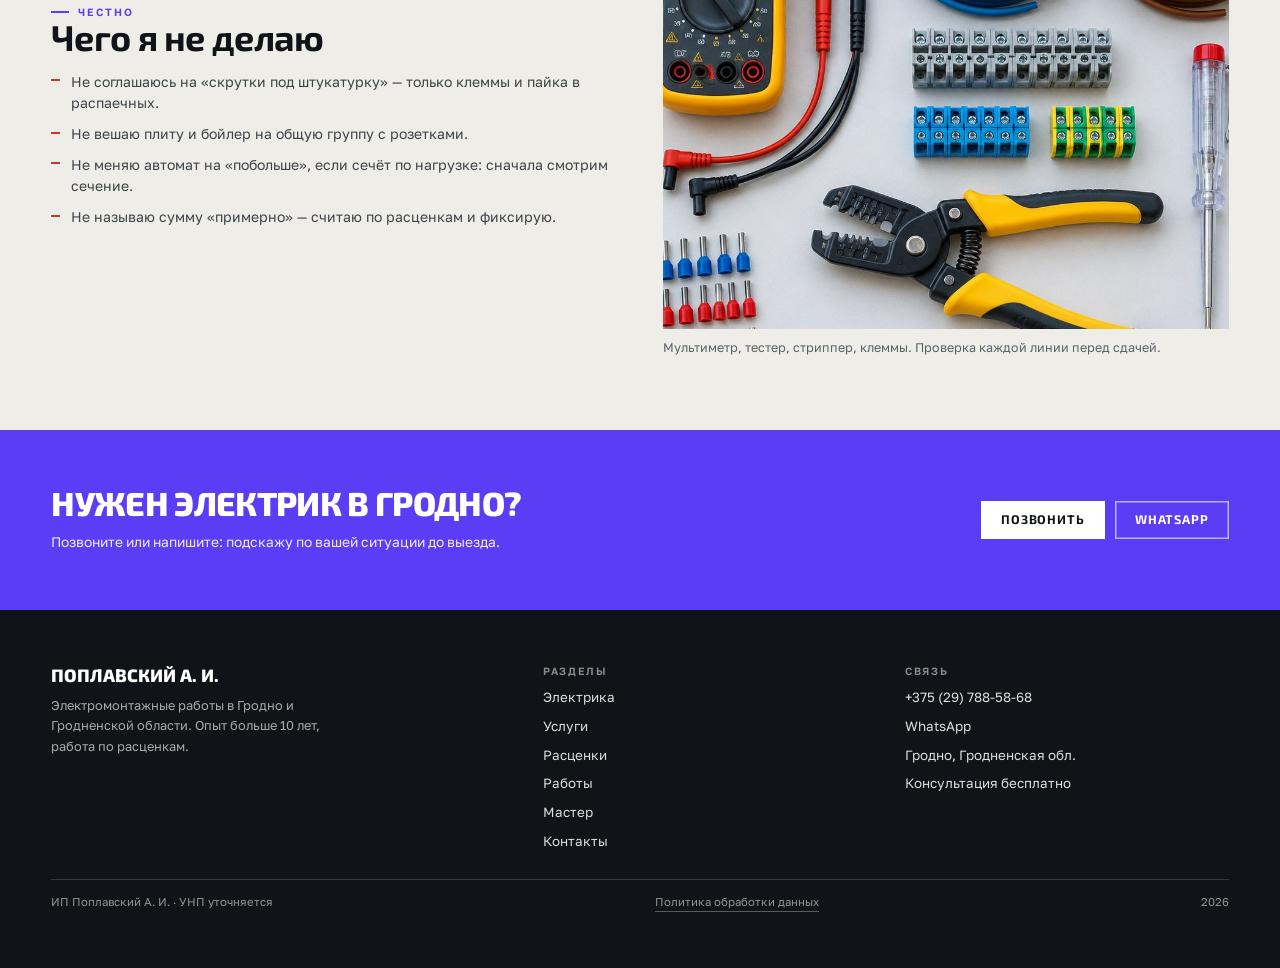
<file: uslugi.html>
<!doctype html><html lang="ru"><head><meta charset="utf-8">
<meta name="viewport" content="width=device-width,initial-scale=1">
<meta name="theme-color" content="#F5F4F1">
<title>Услуги электрика в Гродно — разводка, щиты, розетки, свет</title>
<meta name="description" content="Что входит в электромонтаж под ключ: щиты и автоматы, разводка проводки, розетки, освещение, силовые линии, поиск неисправностей.">
<link rel="canonical" href="https://romjjjke.github.io/poplavsky/uslugi.html">
<meta property="og:type" content="website">
<meta property="og:title" content="Услуги электрика в Гродно — разводка, щиты, розетки, свет">
<meta property="og:description" content="Что входит в электромонтаж под ключ: щиты и автоматы, разводка проводки, розетки, освещение, силовые линии, поиск неисправностей.">
<meta property="og:image" content="https://romjjjke.github.io/poplavsky/assets/img/hero.jpg">
<link rel="icon" href="favicon.svg" type="image/svg+xml">
<style>[hidden]{display:none!important}
*{box-sizing:border-box}
html{-webkit-text-size-adjust:100%;scroll-behavior:smooth;overflow-x:hidden}
body{margin:0;background:#F5F4F1;color:#101317;font:400 16.5px/1.62 "Golos Text",Arial,sans-serif;-webkit-font-smoothing:antialiased}
img{display:block;max-width:100%;height:auto}
a{color:inherit;text-decoration:none}
h1,h2,h3,p,ul,ol,figure,dl,dd,table,summary{margin:0}
ul,ol{padding:0;list-style:none}
button{font:inherit;cursor:pointer}
.wrap{padding-inline:clamp(16px,4vw,52px);max-width:1440px;margin:0 auto}
.head{position:sticky;top:0;z-index:60;background:#F5F4F1;border-bottom:1px solid rgba(16,19,23,.14)}
.head__in{display:flex;align-items:center;gap:16px;padding:10px clamp(16px,4vw,52px);max-width:1440px;margin:0 auto}
.logo{font:800 17px/1 "Exo 2",Arial,sans-serif;text-transform:uppercase;letter-spacing:-.01em}
.logo i{display:block;font:500 9.5px/1.5 "Golos Text",Arial,sans-serif;letter-spacing:.16em;text-transform:uppercase;color:#6B7280;font-style:normal;margin-top:5px}
.nav{display:flex;gap:20px;margin-left:auto}
.nav a{font:400 13.5px/1 "Golos Text",Arial,sans-serif}
.nav a[aria-current]{color:#5B3DF5}
.head__tel{font:700 13.5px/1 "Exo 2",Arial,sans-serif;white-space:nowrap}
.btn{display:inline-flex;align-items:center;justify-content:center;gap:8px;padding:13px 20px;border:0;background:#5B3DF5;color:#fff;font:700 12.5px/1 "Exo 2",Arial,sans-serif;text-transform:uppercase;letter-spacing:.07em}
.btn--ghost{background:transparent;color:#101317;box-shadow:inset 0 0 0 1.5px rgba(16,19,23,.4)}
.btn--sm{padding:10px 14px;font-size:11.5px}
.burger{display:none;width:42px;height:42px;background:transparent;border:1px solid rgba(16,19,23,.2);align-items:center;justify-content:center;flex-direction:column;gap:4px}
.burger span{display:block;width:18px;height:2px;background:#101317}
@media (max-width:1040px){.nav,.head__tel{display:none}.burger{display:flex;margin-left:auto}}
.is-locked{overflow:hidden}
</style>
<link rel="preconnect" href="https://fonts.googleapis.com">
<link rel="preconnect" href="https://fonts.gstatic.com" crossorigin>
<link href="https://fonts.googleapis.com/css2?family=Exo+2:wght@500;600;700;800&family=Golos+Text:wght@400;500;600;700&display=swap" rel="stylesheet">
<link rel="stylesheet" href="assets/css/style.v1.css">
</head><body><header class="head"><div class="head__in">
  <a class="logo" href="index.html">Поплавский<i>электрик · Гродно</i></a>
  <nav class="nav" aria-label="Разделы"><a href="index.html">Электрика</a><a href="uslugi.html" aria-current="page">Услуги</a><a href="rascenki.html">Расценки</a><a href="raboty.html">Работы</a><a href="o-mastere.html">Мастер</a><a href="kontakty.html">Контакты</a></nav>
  <a class="head__tel" href="tel:+375292078868">+375 (29) 788-58-68</a>
  <a class="btn btn--sm" href="kontakty.html">Вызвать</a>
  <button class="burger" id="burger" type="button" aria-expanded="false" aria-controls="drawer" aria-label="Меню"><span></span><span></span><span></span></button>
</div></header><section class="phead"><div class="wrap"><p class="eyebrow">Услуги</p><h1 class="h1">Электрика целиком<br>или по частям</h1><p class="phead__lead">Можно взять только щит или только розетки. Но если делаем разводку — делаем её так, чтобы через год не пришлось вскрывать стены.</p></div></section>
<section class="sec"><div class="wrap"><div class="svcs"><article class="svc">
  <div class="svc__pic"><img src="assets/img/panel.jpg" alt="Электромонтаж под ключ" loading="lazy" width="1000" height="740"></div>
  <div class="svc__body"><p class="svc__n">01</p><h3 class="svc__t">Электромонтаж под ключ</h3><p class="svc__d">Разводка, щит, розетки и свет в одном заходе. От схемы до проверки каждой линии.</p>
  <a class="svc__more" href="uslugi.html">Подробнее</a></div>
</article><article class="svc">
  <div class="svc__pic"><img src="assets/img/panel.jpg" alt="Щиты и автоматы" loading="lazy" width="1000" height="740"></div>
  <div class="svc__body"><p class="svc__n">02</p><h3 class="svc__t">Щиты и автоматы</h3><p class="svc__d">Сборка щита по схеме, замена автоматов, УЗО и дифавтоматы, маркировка групп.</p>
  <a class="svc__more" href="uslugi.html">Подробнее</a></div>
</article><article class="svc">
  <div class="svc__pic"><img src="assets/img/wire.jpg" alt="Разводка проводки" loading="lazy" width="1000" height="740"></div>
  <div class="svc__body"><p class="svc__n">03</p><h3 class="svc__t">Разводка проводки</h3><p class="svc__d">Штробление, гофра, кабель ВВГнг, отдельные линии на кухню и влажные зоны.</p>
  <a class="svc__more" href="uslugi.html">Подробнее</a></div>
</article><article class="svc">
  <div class="svc__pic"><img src="assets/img/sockets.jpg" alt="Розетки и выключатели" loading="lazy" width="1000" height="740"></div>
  <div class="svc__body"><p class="svc__n">04</p><h3 class="svc__t">Розетки и выключатели</h3><p class="svc__d">Установка и замена, подрозетники в бетон и гипсокартон, рамки и механизмы.</p>
  <a class="svc__more" href="uslugi.html">Подробнее</a></div>
</article><article class="svc">
  <div class="svc__pic"><img src="assets/img/sockets.jpg" alt="Освещение" loading="lazy" width="1000" height="740"></div>
  <div class="svc__body"><p class="svc__n">05</p><h3 class="svc__t">Освещение</h3><p class="svc__d">Люстры, точечные, треки, подсветка, проходные и двухклавишные схемы.</p>
  <a class="svc__more" href="uslugi.html">Подробнее</a></div>
</article><article class="svc">
  <div class="svc__pic"><img src="assets/img/tools.jpg" alt="Плита, бойлер, тёплый пол" loading="lazy" width="1000" height="740"></div>
  <div class="svc__body"><p class="svc__n">06</p><h3 class="svc__t">Плита, бойлер, тёплый пол</h3><p class="svc__d">Силовые линии с расчётом по мощности, терморегуляторы и датчики.</p>
  <a class="svc__more" href="uslugi.html">Подробнее</a></div>
</article></div></div></section>
<section class="sec sec--alt"><div class="wrap duo">
  <div><p class="eyebrow">Честно</p><h2 class="h2">Чего я не делаю</h2>
  <ul class="ul ul--no">
    <li>Не соглашаюсь на «скрутки под штукатурку» — только клеммы и пайка в распаечных.</li>
    <li>Не вешаю плиту и бойлер на общую группу с розетками.</li>
    <li>Не меняю автомат на «побольше», если сечёт по нагрузке: сначала смотрим сечение.</li>
    <li>Не называю сумму «примерно» — считаю по расценкам и фиксирую.</li>
  </ul></div>
  <figure class="duo__fig"><img src="assets/img/tools.jpg" alt="Инструмент электрика" loading="lazy" width="1000" height="740">
  <figcaption>Мультиметр, тестер, стриппер, клеммы. Проверка каждой линии перед сдачей.</figcaption></figure>
</div></section>
<section class="cta"><div class="wrap cta__in"><div><h2 class="cta__h">Нужен электрик в Гродно?</h2>
<p class="cta__p">Позвоните или напишите: подскажу по вашей ситуации до выезда.</p></div>
<div class="cta__act"><a class="btn" href="tel:+375292078868">Позвонить</a><a class="btn btn--ghost" href="https://wa.me/375292078868">WhatsApp</a></div></div></section><footer class="foot"><div class="wrap">
  <div class="foot__grid">
    <div>
      <p class="foot__brand">Поплавский А. И.</p>
      <p class="foot__note">Электромонтажные работы в Гродно и Гродненской области. Опыт больше 10 лет, работа по расценкам.</p>
    </div>
    <div>
      <p class="foot__label">Разделы</p>
      <ul class="foot__list"><li><a href="index.html">Электрика</a></li><li><a href="uslugi.html">Услуги</a></li><li><a href="rascenki.html">Расценки</a></li><li><a href="raboty.html">Работы</a></li><li><a href="o-mastere.html">Мастер</a></li><li><a href="kontakty.html">Контакты</a></li></ul>
    </div>
    <div>
      <p class="foot__label">Связь</p>
      <ul class="foot__list">
        <li><a href="tel:+375292078868">+375 (29) 788-58-68</a></li>
        <li><a href="https://wa.me/375292078868">WhatsApp</a></li>
        <li>Гродно, Гродненская обл.</li>
        <li>Консультация бесплатно</li>
      </ul>
    </div>
  </div>
  <div class="foot__bottom"><span>ИП Поплавский А. И. · УНП уточняется</span><a href="politika.html">Политика обработки данных</a><span id="year"></span></div>
</div></footer>
<div class="mobar"><a class="mobar__call" href="tel:+375292078868">Позвонить</a><a class="mobar__wa" href="https://wa.me/375292078868">WhatsApp</a></div><div class="drawer" id="drawer" hidden>
  <div class="drawer__inner">
    <button class="drawer__close" id="drawer-close" type="button" aria-label="Закрыть меню">×</button>
    <p class="drawer__label">Разделы</p>
    <nav class="drawer__nav"><a href="index.html">Электрика</a><a href="uslugi.html">Услуги</a><a href="rascenki.html">Расценки</a><a href="raboty.html">Работы</a><a href="o-mastere.html">Мастер</a><a href="kontakty.html">Контакты</a></nav>
    <a class="btn" href="tel:+375292078868">+375 (29) 788-58-68</a>
    <a class="btn btn--ghost" href="https://wa.me/375292078868">Написать в WhatsApp</a>
    <p class="drawer__foot"><a href="politika.html">Политика обработки данных</a></p>
  </div>
</div><script>window.__GROUP_DATA__=[{"id": "input", "name": "Ввод и счётчик", "sub": "Вводной автомат, счётчик, заземление", "note": "Смотрим сечение ввода и состояние контактов. Если ввод старый — меняем до щита.", "unit": "линия"}, {"id": "panel", "name": "Щит", "sub": "Групповые автоматы, УЗО, дифавтоматы", "note": "Собираем по схеме и подписываем каждую линию: при аварии сразу видно, что отключилось.", "unit": "модуль"}, {"id": "sockets", "name": "Розеточные группы", "sub": "Кабель 3×2,5, подрозетники, розетки", "note": "Одна группа на 4–6 точек. Кухня и стиральная машина — отдельными линиями.", "unit": "точка"}, {"id": "light", "name": "Освещение", "sub": "Кабель 3×1,5, выключатели, светильники", "note": "Отдельная линия на свет. Проходные и двухклавишные схемы собираем без лишних жил.", "unit": "точка"}, {"id": "hob", "name": "Плита и духовка", "sub": "Кабель 3×6, силовая розетка", "note": "Отдельный автомат и расчёт по мощности. Не сажаем плиту на общую группу.", "unit": "линия"}, {"id": "wet", "name": "Ванная и улица", "sub": "УЗО 10 мА, IP-розетки, уравнивание потенциалов", "note": "Влажные зоны защищаем отдельно: без этого нельзя ни по нормам, ни по-человечески.", "unit": "группа"}, {"id": "warm", "name": "Тёплый пол", "sub": "Кабель, терморегулятор, датчик", "note": "Считаем по площади и укладываем с шагом под конкретное покрытие.", "unit": "м²"}, {"id": "low", "name": "Слаботочка", "sub": "Интернет, ТВ, домофон, видеонаблюдение", "note": "Отдельные трассы в своей гофре: 220 и слаботочка не идут рядом.", "unit": "линия"}];</script><script src="assets/js/main.v1.js" defer></script></body></html>
</file>
<file: assets/css/style.v1.css>
/* ИП Поплавский: электрика. Схема, группы, расценки */
:root{
  --ink:#101317; --ink2:#16191E; --paper:#F5F4F1; --alt:#EEEDE8;
  --vio:#5B3DF5; --vio-d:#4329C9; --vio-l:#9A86FF;
  --muted:#4E565F; --soft:#6B7280; --line:rgba(16,19,23,.14);
}
html{scroll-padding-top:70px}
body{background:var(--paper)}
.hero{position:relative;overflow:hidden;margin:clamp(8px,1.2vw,16px);background:var(--ink)}
.hero__pic{position:absolute;inset:0}
.hero__pic img{width:100%;height:100%;object-fit:cover;object-position:62% 48%}
.hero__shade{position:absolute;inset:0;background:linear-gradient(94deg,rgba(7,9,12,.92) 0%,rgba(7,9,12,.74) 40%,rgba(7,9,12,.18) 74%,rgba(7,9,12,.05) 100%)}
.hero__in{position:relative;min-height:clamp(520px,84vh,820px);display:flex;flex-direction:column;justify-content:flex-end;gap:clamp(12px,1.6vw,18px);padding-block:clamp(26px,4vw,54px)}
.hero__tag{display:flex;align-items:center;gap:10px;font:500 10.5px/1 "Golos Text",sans-serif;letter-spacing:.16em;text-transform:uppercase;color:rgba(255,255,255,.74)}
.hero__tag i{width:26px;height:1px;background:var(--vio-l)}
.hero__h1{font:800 clamp(2.1rem,5.8vw,4.6rem)/.96 "Exo 2",Arial,sans-serif;text-transform:uppercase;letter-spacing:-.03em;color:#fff}
.hero__h1 em{font-style:normal;color:var(--vio-l)}
.hero__lead{max-width:44ch;font-size:clamp(14.5px,1.2vw,17px);line-height:1.6;color:rgba(255,255,255,.85)}
.hero__act{display:flex;gap:10px;flex-wrap:wrap;margin-top:6px}
.hero__act .btn--ghost{color:#fff;box-shadow:inset 0 0 0 1.5px rgba(255,255,255,.55)}
.hero__facts{display:grid;grid-template-columns:repeat(3,auto);justify-content:start;gap:clamp(18px,3.4vw,52px);margin-top:clamp(16px,2.2vw,26px);padding-top:15px;border-top:1px solid rgba(255,255,255,.22)}
.hero__facts b{display:block;font:800 21px/1 "Exo 2",Arial,sans-serif;color:#fff}
.hero__facts span{display:block;margin-top:6px;font-size:11.5px;color:rgba(255,255,255,.66)}

.sec{padding-block:clamp(38px,5.6vw,92px)}
.sec--alt{background:var(--alt)}
.sech{display:grid;gap:9px;margin-bottom:clamp(18px,2.8vw,36px);max-width:76ch}
.sech--row{grid-template-columns:minmax(0,1fr) minmax(0,.72fr);gap:clamp(16px,3vw,48px);align-items:end;max-width:none}
.sech__n{font-size:13.5px;line-height:1.6;color:var(--muted);max-width:44ch}
.eyebrow{display:flex;align-items:center;gap:9px;font:600 10.5px/1 "Golos Text",sans-serif;letter-spacing:.18em;text-transform:uppercase;color:var(--vio)}
.eyebrow::before{content:"";width:18px;height:2px;background:var(--vio)}
.h1{font:800 clamp(1.9rem,4.6vw,3.6rem)/1 "Exo 2",Arial,sans-serif;text-transform:uppercase;letter-spacing:-.03em}
.h2{font:700 clamp(1.4rem,2.8vw,2.4rem)/1.06 "Exo 2",Arial,sans-serif;letter-spacing:-.02em}

/* схема */
.sch-block{display:grid;grid-template-columns:1.3fr .7fr;gap:clamp(14px,2.4vw,36px);align-items:start}
.sch__fig{border:1px solid var(--line);background:#fff;padding:clamp(8px,1.4vw,20px)}
.sch{width:100%;height:auto;display:block}
.sch__w{fill:none;stroke:#C9CBD2;stroke-width:2}
.sch__n rect{fill:#fff;stroke:#C9CBD2;stroke-width:1.5;transition:fill .2s,stroke .2s}
.sch__n text{font:600 12px "Golos Text",sans-serif;fill:#101317;pointer-events:none}
.sch__n{cursor:pointer;outline:none}
.sch__n:hover rect{stroke:var(--vio)}
.sch__n.is-on rect{fill:var(--vio);stroke:var(--vio)}
.sch__n.is-on text{fill:#fff}
.sch__n:focus-visible rect{stroke:#101317;stroke-width:3}
.sch__card{border:1px solid var(--line);background:#fff;padding:clamp(15px,2vw,26px);display:grid;gap:9px;align-content:start}
.sch__num{font:800 32px/1 "Exo 2",Arial,sans-serif;color:var(--vio)}
.sch__t{font:700 19px/1.15 "Exo 2",Arial,sans-serif}
.sch__sub{font-size:12.5px;color:var(--muted)}
.sch__note{font-size:14px;color:#2A2F35;line-height:1.6}
.sch__unit{font:600 10.5px/1.6 "Golos Text",sans-serif;letter-spacing:.1em;text-transform:uppercase;color:var(--soft)}
.sch__unit b{color:var(--ink)}
.sch__act{display:flex;align-items:center;gap:14px;flex-wrap:wrap;margin-top:4px}
.sch__link{font-size:12.5px;color:var(--vio-d);border-bottom:1px solid rgba(91,61,245,.45)}

/* услуги */
.svcs{display:grid;grid-template-columns:repeat(3,1fr);gap:clamp(14px,2.2vw,30px)}
.svc{border-top:2px solid var(--ink);display:grid}
.svc__pic{overflow:hidden;margin-top:13px}
.svc__pic img{width:100%;aspect-ratio:4/3;object-fit:cover;transition:transform .6s ease}
.svc:hover .svc__pic img{transform:scale(1.04)}
.svc__body{padding-top:13px;display:grid;gap:7px;align-content:start}
.svc__n{font:600 10.5px/1 "Golos Text",sans-serif;letter-spacing:.16em;color:var(--vio)}
.svc__t{font:700 17px/1.2 "Exo 2",Arial,sans-serif}
.svc__d{font-size:13.5px;line-height:1.55;color:var(--muted)}
.svc__more{justify-self:start;font-size:12.5px;color:var(--vio-d);border-bottom:1px solid rgba(91,61,245,.4)}
.svc__all{display:inline-block;margin-top:clamp(16px,2.4vw,26px);font:600 13px/1 "Golos Text",sans-serif;border-bottom:2px solid var(--vio);padding-bottom:4px}

/* расценки */
.price__wrap{display:grid;grid-template-columns:1fr 1fr;gap:clamp(20px,4vw,64px);align-items:start}
.price__wrap--wide{grid-template-columns:1.15fr .85fr}
.price__p{margin-top:12px;font-size:14.5px;line-height:1.62;color:#3D4348;max-width:46ch}
.price__copy .btn{margin-top:22px}
.price__fine{margin-top:15px;font-size:11.8px;line-height:1.6;color:#5A6169;max-width:48ch}
.tbl{width:100%;border-collapse:collapse}
.tbl caption{text-align:left;padding-bottom:10px;font:600 10.5px/1 "Golos Text",sans-serif;letter-spacing:.16em;text-transform:uppercase;color:var(--soft)}
.tbl tr{border-bottom:1px solid var(--line)}
.tbl td{padding:11px 0;font-size:13.8px;color:#2A2F35}
.tbl td.pr{text-align:right;white-space:nowrap;padding-left:16px;font-weight:600;color:var(--vio-d)}
.tbl--big td{font-size:14.6px;padding:13px 0}
.rules{margin-top:14px;display:grid;gap:13px}
.rules li{font-size:13.4px;line-height:1.55;color:var(--muted)}
.rules b{display:block;font:700 15px/1.3 "Exo 2",Arial,sans-serif;color:var(--ink);margin-bottom:3px}

/* шаги */
.steps{background:var(--ink);color:#fff;padding-block:clamp(38px,5.4vw,86px)}
.steps .eyebrow{color:var(--vio-l)}
.steps .eyebrow::before{background:var(--vio-l)}
.steps .h2{color:#fff}
.steps__list{display:grid;grid-template-columns:repeat(5,1fr);gap:clamp(12px,1.8vw,26px)}
.stp{border-top:1px solid rgba(255,255,255,.24);padding-top:15px}
.stp__n{font:800 13px/1 "Exo 2",Arial,sans-serif;letter-spacing:.08em;color:var(--vio-l)}
.stp__t{font:700 16px/1.2 "Exo 2",Arial,sans-serif;margin-top:10px}
.stp__d{font-size:12.5px;line-height:1.55;color:rgba(255,255,255,.66);margin-top:7px}

/* фото */
.shots{display:grid;grid-template-columns:repeat(3,1fr);gap:clamp(10px,1.6vw,20px)}
.shot img{width:100%;aspect-ratio:4/3;object-fit:cover}
.shot figcaption{padding-top:9px;display:grid;gap:3px}
.shot b{font:700 13.5px/1.3 "Exo 2",Arial,sans-serif}
.shot span{font-size:12.5px;color:#5A6169}
.shots__more,.gal__more{display:inline-block;margin-top:18px;font:600 13px/1 "Golos Text",sans-serif;border-bottom:2px solid var(--vio);padding-bottom:4px}
.gal{display:grid;grid-template-columns:repeat(3,1fr);gap:clamp(10px,1.6vw,20px)}
.gal__it img{width:100%;aspect-ratio:4/3;object-fit:cover}
.gal__it figcaption{padding-top:9px;display:grid;gap:3px}
.gal__it b{font:700 13.5px/1.3 "Exo 2",Arial,sans-serif}
.gal__it span{font-size:12.5px;color:#5A6169}

/* вопросы */
.faq__grid{display:grid;grid-template-columns:.82fr 1.18fr;gap:clamp(18px,4vw,58px);align-items:start}
.qa{border-bottom:1px solid var(--line)}
.qa summary{cursor:pointer;list-style:none;padding:14px 0;display:flex;justify-content:space-between;gap:14px;font:600 15px/1.4 "Golos Text",sans-serif}
.qa summary::-webkit-details-marker{display:none}
.qa summary::after{content:"+";color:var(--vio);font-weight:700}
.qa[open] summary::after{content:"–"}
.qa p{padding-bottom:14px;font-size:13.6px;line-height:1.6;color:var(--muted);max-width:62ch}

/* cta */
.cta{background:var(--vio);color:#fff;padding-block:clamp(32px,4.4vw,66px)}
.cta__in{display:grid;grid-template-columns:1.3fr .7fr;gap:clamp(16px,3vw,44px);align-items:center}
.cta__h{font:800 clamp(1.35rem,2.6vw,2.2rem)/1.08 "Exo 2",Arial,sans-serif;text-transform:uppercase;letter-spacing:-.02em}
.cta__p{margin-top:9px;font-size:13.8px;line-height:1.6;color:rgba(255,255,255,.9);max-width:52ch}
.cta__act{display:flex;gap:10px;flex-wrap:wrap;justify-content:flex-end}
.cta .btn{background:#fff;color:var(--ink)}
.cta .btn--ghost{background:transparent;color:#fff;box-shadow:inset 0 0 0 1.5px rgba(255,255,255,.6)}

/* внутренние */
.phead{padding-block:clamp(38px,5.2vw,82px) clamp(26px,3.2vw,48px);border-bottom:1px solid var(--line)}
.phead__lead{margin-top:15px;max-width:52ch;font-size:clamp(14.5px,1.3vw,16.5px);line-height:1.62;color:var(--muted)}
.duo{display:grid;grid-template-columns:1fr 1fr;gap:clamp(20px,3.6vw,56px);align-items:center}
.duo--wide{grid-template-columns:1.05fr .95fr}
.duo__fig img{width:100%;aspect-ratio:5/4;object-fit:cover}
.duo__fig figcaption{padding-top:9px;font-size:12.5px;color:#5A6169}
.duo__p{margin-top:13px;font-size:14.4px;line-height:1.62;color:#3D4348;max-width:52ch}
.ul{margin-top:15px;display:grid;gap:9px}
.ul li{position:relative;padding-left:20px;font-size:14px;line-height:1.55;color:#3D4348}
.ul li::before{content:"";position:absolute;left:0;top:.62em;width:9px;height:2px;background:var(--vio)}
.ul--no li::before{background:#C0392B}

/* контакты */
.contact{display:grid;grid-template-columns:1fr 1fr;gap:clamp(22px,4vw,62px)}
.contact__tel{display:inline-block;font:800 clamp(1.4rem,2.9vw,2.2rem)/1 "Exo 2",Arial,sans-serif;border-bottom:3px solid var(--vio);padding-bottom:6px}
.contact__note{margin-top:13px;font-size:13.4px;color:var(--muted);max-width:38ch}
.defs{margin-top:20px}
.defs div{display:grid;grid-template-columns:132px 1fr;gap:12px;padding:10px 0;border-top:1px solid var(--line)}
.defs dt{font:600 10.5px/1.6 "Golos Text",sans-serif;letter-spacing:.12em;text-transform:uppercase;color:var(--soft)}
.defs dd{font-size:14px;color:#2A2F35}
.contact .btn{margin-top:22px}
.form{border:1px solid var(--line);background:#fff;padding:clamp(17px,2.4vw,30px)}
.form__t{font:700 18px/1.2 "Exo 2",Arial,sans-serif}
.form__n{margin-top:7px;font-size:13px;line-height:1.55;color:var(--muted)}
.form__row{margin-top:12px;display:grid;gap:6px}
label{font:600 10.5px/1.6 "Golos Text",sans-serif;letter-spacing:.12em;text-transform:uppercase;color:var(--soft)}
input,select{width:100%;padding:12px 13px;border:1px solid rgba(16,19,23,.18);background:#FCFCFB;font:400 14.5px/1.4 "Golos Text",sans-serif;color:var(--ink);border-radius:0}
input:focus,select:focus{outline:2px solid var(--vio);outline-offset:1px;border-color:var(--vio)}
.form__btn{width:100%;margin-top:15px}
.form__fine{margin-top:10px;font-size:11.4px;line-height:1.55;color:var(--soft)}
.form__fine a{border-bottom:1px solid rgba(16,19,23,.3)}
.form__ok{display:none;margin-top:12px;padding:12px;border:1px dashed var(--vio);font-size:13px;line-height:1.5}
.form__ok.is-on{display:block}

/* подвал */
.foot{background:var(--ink);color:#fff;padding-block:clamp(30px,4.4vw,62px)}
.foot__grid{display:grid;grid-template-columns:1.4fr 1fr 1fr;gap:clamp(18px,3vw,48px)}
.foot__brand{font:800 18px/1 "Exo 2",Arial,sans-serif;text-transform:uppercase}
.foot__note{margin-top:11px;font-size:12.8px;line-height:1.6;color:rgba(255,255,255,.64);max-width:34ch}
.foot__label{font:600 10.5px/1 "Golos Text",sans-serif;letter-spacing:.16em;text-transform:uppercase;color:rgba(255,255,255,.5)}
.foot__list{margin-top:11px;display:grid;gap:7px;font-size:13.4px;color:rgba(255,255,255,.86)}
.foot__bottom{margin-top:26px;padding-top:13px;border-top:1px solid rgba(255,255,255,.16);display:flex;justify-content:space-between;gap:14px;flex-wrap:wrap;font-size:11.4px;color:rgba(255,255,255,.55)}
.foot__bottom a{border-bottom:1px solid rgba(255,255,255,.3)}

/* меню-панель */
.drawer{position:fixed;inset:0;z-index:120;background:rgba(8,10,13,.55);display:flex;justify-content:flex-end}
.drawer__inner{width:min(360px,88vw);height:100%;background:var(--paper);padding:20px;display:flex;flex-direction:column;gap:11px;overflow-y:auto;box-shadow:-24px 0 60px rgba(0,0,0,.28)}
.drawer__close{align-self:flex-end;width:36px;height:36px;border:1px solid rgba(16,19,23,.2);background:transparent;font:400 20px/1 "Golos Text",sans-serif}
.drawer__label{font:600 10.5px/1 "Golos Text",sans-serif;letter-spacing:.16em;text-transform:uppercase;color:var(--soft)}
.drawer__nav{display:grid}
.drawer__nav a{padding:12px 0;border-bottom:1px solid var(--line);font:600 15px/1.2 "Exo 2",Arial,sans-serif}
.drawer__foot{margin-top:auto;font-size:11.4px;color:var(--soft)}
.mobar{display:none}

/* текстовая */
.textpage{max-width:70ch}
.textpage h2{font:700 17.5px/1.3 "Exo 2",Arial,sans-serif;margin-top:24px}
.textpage p{margin-top:9px;font-size:14.4px;line-height:1.66;color:#3D4348}

@media (max-width:1100px){
  .sch-block{grid-template-columns:1fr}
  .price__wrap,.price__wrap--wide{grid-template-columns:1fr}
  .faq__grid{grid-template-columns:1fr}
}
@media (max-width:980px){
  .svcs,.shots,.gal{grid-template-columns:repeat(2,1fr)}
  .steps__list{grid-template-columns:repeat(2,1fr)}
  .duo,.duo--wide,.contact,.cta__in{grid-template-columns:1fr}
  .cta__act{justify-content:flex-start}
  .foot__grid{grid-template-columns:1fr 1fr}
  .hero__facts{grid-template-columns:repeat(3,auto);gap:16px}
}
@media (max-width:700px){
  .sech--row{grid-template-columns:1fr}
  .hero{margin:0}
  .hero__in{min-height:clamp(470px,76vh,620px)}
  .hero__facts{grid-template-columns:1fr 1fr;gap:12px}
  .svcs,.shots,.gal,.steps__list{grid-template-columns:1fr}
  .foot__grid{grid-template-columns:1fr}
  .mobar{display:grid;grid-template-columns:1fr 1fr;position:fixed;left:0;right:0;bottom:0;z-index:80;border-top:1px solid rgba(16,19,23,.16)}
  .mobar a{padding:14px 8px;text-align:center;font:700 12px/1 "Exo 2",Arial,sans-serif;text-transform:uppercase;letter-spacing:.08em}
  .mobar__call{background:var(--vio);color:#fff}
  .mobar__wa{background:#fff;color:var(--ink)}
  body{padding-bottom:50px}
  .drawer__inner{width:100%}
}
</file>
